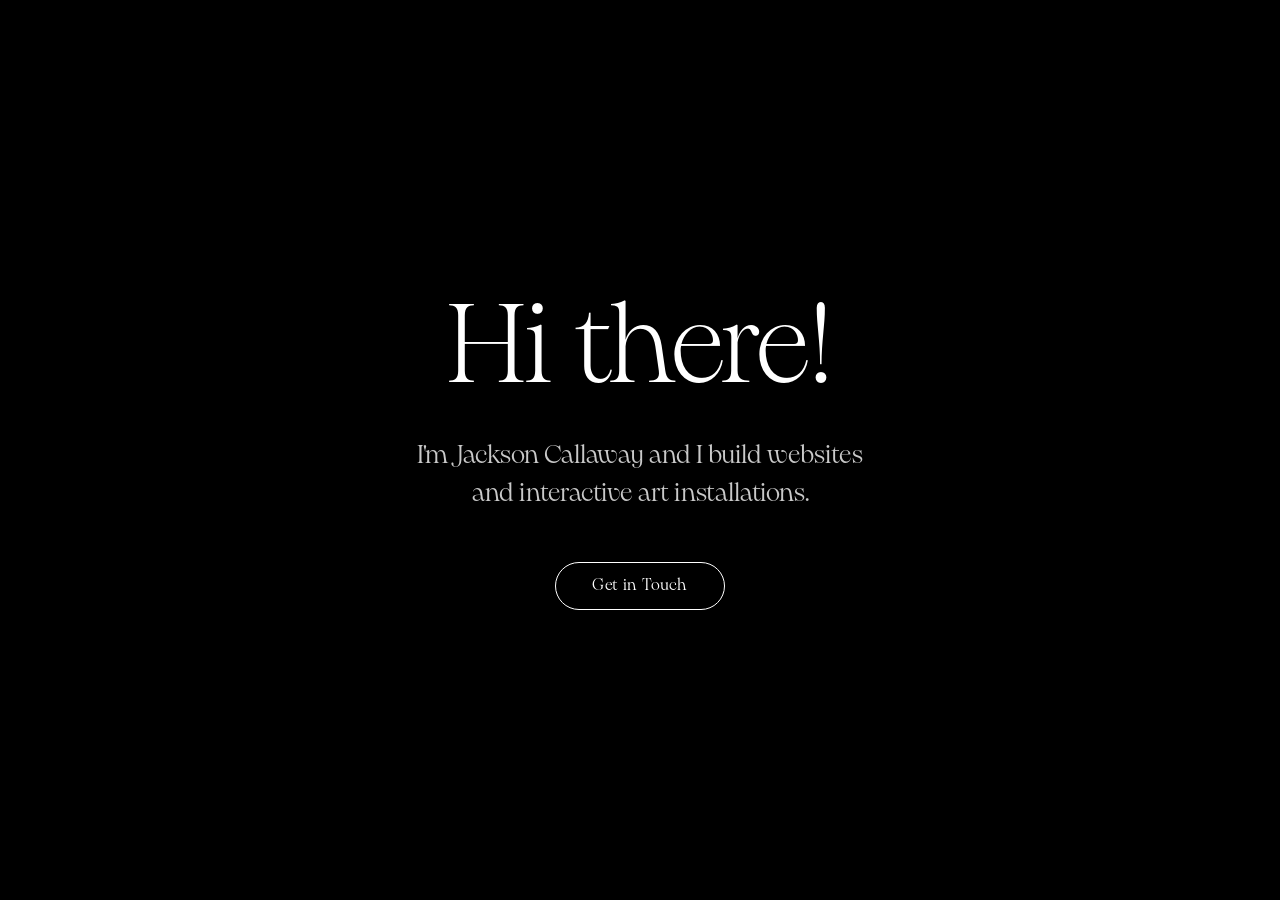
<file: index.html>
<!doctype html>
<html lang="en">
  <head>
    <meta charset="utf-8" />
    <meta name="viewport" content="width=device-width, initial-scale=1" />
    <title>Jackson Callaway</title>
    <meta
      name="description"
      content="Jackson Callaway builds websites and interactive art installations."
    />
    <link rel="stylesheet" href="styles.css" />
  </head>
  <body>
    <main class="page-container">
      <h1>Hi there!</h1>
      <h2>I'm Jackson Callaway and I build websites and interactive art installations.</h2>
      <button class="button" id="contact-open" type="button">Get in Touch</button>
    </main>

    <dialog id="contact-dialog" aria-labelledby="contact-title">
      <form id="contact-form" novalidate>
        <div class="dialog-header">
          <h3 id="contact-title">Get in Touch</h3>
          <button type="button" class="dialog-close" id="contact-close" aria-label="Close">&times;</button>
        </div>

        <label>
          Name
          <input name="name" type="text" autocomplete="name" required maxlength="200" />
        </label>
        <label>
          Email
          <input name="email" type="email" autocomplete="email" required maxlength="254" />
        </label>
        <label>
          Message
          <textarea name="message" rows="5" required maxlength="5000"></textarea>
        </label>
        <!-- Honeypot: hidden from humans, irresistible to bots -->
        <label class="hp" aria-hidden="true">
          Website
          <input name="website" type="text" tabindex="-1" autocomplete="off" />
        </label>

        <p class="form-status" id="contact-status" role="status"></p>

        <button class="button" id="contact-submit" type="submit">Send</button>
        <p class="form-alt">
          or email <a href="mailto:hello@jacksoncallaway.com">hello@jacksoncallaway.com</a>
        </p>
      </form>
    </dialog>

    <script src="script.js" defer></script>
  </body>
</html>
</file>
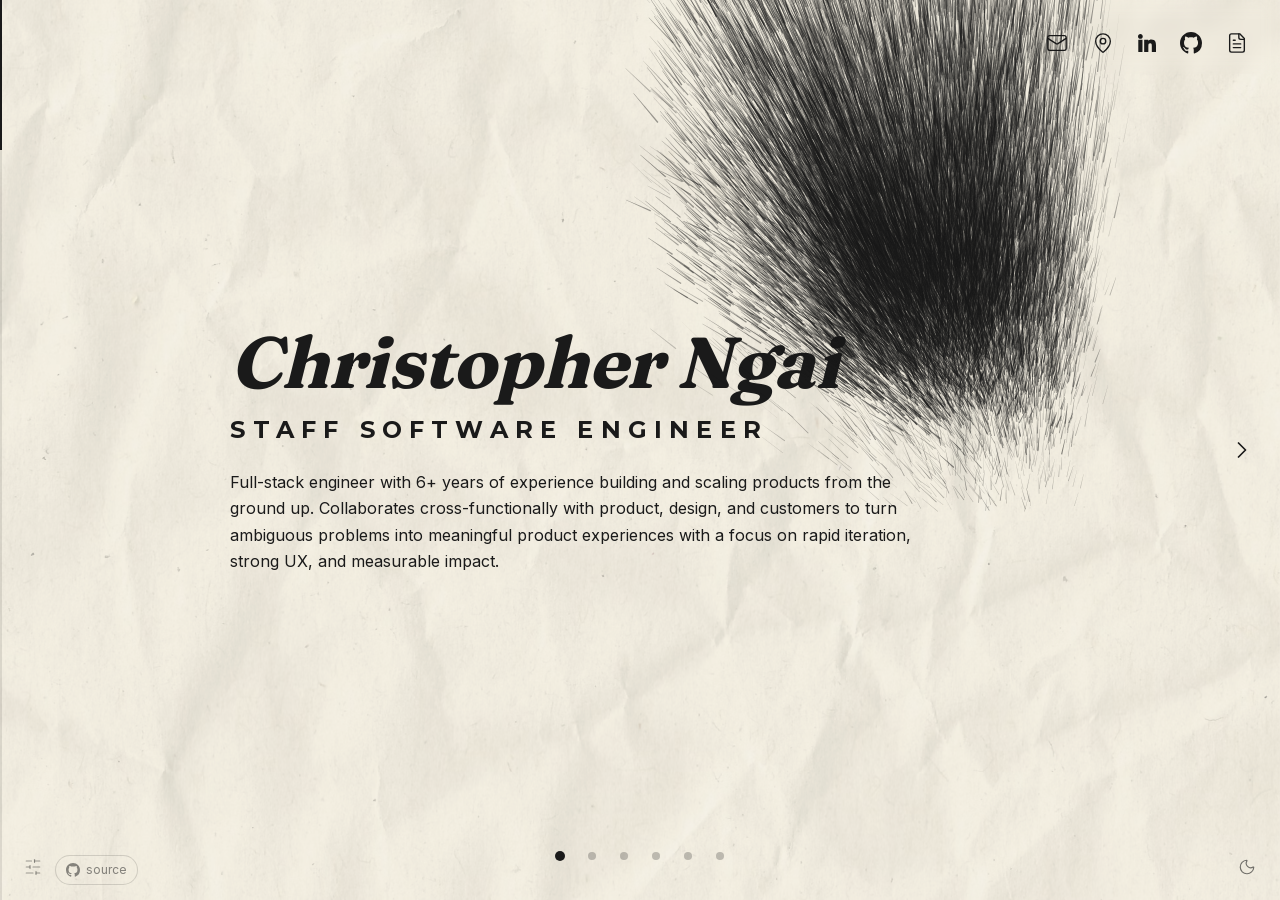
<file: for-chris/index.html>
<!DOCTYPE html><!--stRQJVM34B1AFkDH6HbQg--><html lang="en" class="inter_5901b7c6-module__ec5Qua__variable fraunces_25c2f599-module__MPtt3G__variable montserrat_d925d8ff-module__mJ-ZZq__variable"><head><meta charSet="utf-8"/><meta name="viewport" content="width=device-width, initial-scale=1"/><link rel="preload" href="/for-chris/_next/static/media/03bda585a99c6450-s.p.ad37b9d9.woff2" as="font" crossorigin="" type="font/woff2"/><link rel="preload" href="/for-chris/_next/static/media/221faba0970ae6e0-s.p.a2cf9b4d.woff2" as="font" crossorigin="" type="font/woff2"/><link rel="preload" href="/for-chris/_next/static/media/83afe278b6a6bb3c-s.p.3a6ba036.woff2" as="font" crossorigin="" type="font/woff2"/><link rel="stylesheet" href="/for-chris/_next/static/chunks/e14fbefd60ed7517.css" data-precedence="next"/><link rel="preload" as="script" fetchPriority="low" href="/for-chris/_next/static/chunks/21a0a4061f3ab64d.js"/><script src="/for-chris/_next/static/chunks/aee6c7720838f8a2.js" async=""></script><script src="/for-chris/_next/static/chunks/e3a0896d11464b5d.js" async=""></script><script src="/for-chris/_next/static/chunks/turbopack-8c52d5e7f05a9fce.js" async=""></script><script src="/for-chris/_next/static/chunks/ff1a16fafef87110.js" async=""></script><script src="/for-chris/_next/static/chunks/d2be314c3ece3fbe.js" async=""></script><script src="/for-chris/_next/static/chunks/b44d5087ed7af10b.js" async=""></script><script src="/for-chris/_next/static/chunks/d57233354a3cd8b7.js" async=""></script><meta name="next-size-adjust" content=""/><title>Christopher Ngai | Software Engineer</title><meta name="description" content="Staff Software Engineer with 6+ years building products at scale. Modern Animal (healthtech), Elsewhere (iOS). UCLA CS. TypeScript, React, Go, AWS."/><link rel="author" href="https://github.com/cngai"/><meta name="author" content="Christopher Ngai"/><meta name="keywords" content="Christopher Ngai,software engineer,staff engineer,full-stack developer,React,TypeScript,Modern Animal,healthtech,iOS,UCLA,Los Angeles"/><meta name="creator" content="Christopher Ngai"/><meta name="robots" content="noindex, nofollow"/><meta property="og:title" content="Christopher Ngai | Software Engineer"/><meta property="og:description" content="Staff Software Engineer with 6+ years building products at scale. Modern Animal (healthtech), Elsewhere (iOS). UCLA CS. TypeScript, React, Go, AWS."/><meta property="og:url" content="https://cngai.dev/"/><meta property="og:site_name" content="Christopher Ngai"/><meta property="og:locale" content="en_US"/><meta property="og:image" content="https://www.christopherngai.com/og-image.png"/><meta property="og:image:width" content="1200"/><meta property="og:image:height" content="630"/><meta property="og:image:alt" content="Christopher Ngai – Staff Software Engineer. Modern Animal, Elsewhere, UCLA."/><meta property="og:type" content="website"/><meta name="twitter:card" content="summary_large_image"/><meta name="twitter:title" content="Christopher Ngai | Software Engineer"/><meta name="twitter:description" content="Staff Software Engineer with 6+ years building products at scale. Modern Animal (healthtech), Elsewhere (iOS). UCLA CS."/><meta name="twitter:image" content="https://www.christopherngai.com/og-image.png"/><link rel="icon" href="/for-chris/icon.svg?icon.8f365269.svg" sizes="any" type="image/svg+xml"/><script>(function(){try{var d=localStorage.getItem("theme-dark");var dark=d!==null?d==="true":window.matchMedia("(prefers-color-scheme:dark)").matches;if(dark)document.documentElement.classList.add("dark")}catch(e){}})();</script><script src="/for-chris/_next/static/chunks/a6dad97d9634a72d.js" noModule=""></script></head><body class="font-sans"><div hidden=""><!--$--><!--/$--></div><div class="h-screen w-screen overflow-hidden bg-paper relative"><div class="fixed inset-0 pointer-events-none opacity-35 dark:opacity-0 transition-opacity duration-300" style="z-index:0;mix-blend-mode:multiply" aria-hidden="true"><img alt="" loading="lazy" decoding="async" data-nimg="fill" style="position:absolute;height:100%;width:100%;left:0;top:0;right:0;bottom:0;object-fit:cover;color:transparent" src="/for-chris/_next/static/media/crumpled-paper.96dbb51f.avif"/></div><a href="https://github.com/jcksncllwy/christopherngai-site" target="_blank" rel="noopener noreferrer" class="fixed bottom-4 left-14 z-50 flex items-center gap-1.5 rounded-full px-2.5 py-1.5 text-xs text-ink/50 hover:text-ink hover:bg-ink/10 ring-1 ring-ink/15 transition-colors duration-300" aria-label="Source code for this version of the site"><svg width="14" height="14" viewBox="0 0 24 24" fill="currentColor" aria-hidden="true"><path d="M12 0C5.37 0 0 5.37 0 12c0 5.31 3.435 9.795 8.205 11.385.6.105.825-.255.825-.57 0-.285-.015-1.23-.015-2.235-3.015.555-3.795-.735-4.035-1.41-.135-.345-.72-1.41-1.23-1.695-.42-.225-1.02-.78-.015-.795.945-.015 1.62.87 1.845 1.23 1.08 1.815 2.805 1.305 3.495.99.105-.78.42-1.305.765-1.605-2.67-.3-5.46-1.335-5.46-5.925 0-1.305.465-2.385 1.23-3.225-.12-.3-.54-1.53.12-3.18 0 0 1.005-.315 3.3 1.23.96-.27 1.98-.405 3-.405s2.04.135 3 .405c2.295-1.56 3.3-1.23 3.3-1.23.66 1.65.24 2.88.12 3.18.765.84 1.23 1.905 1.23 3.225 0 4.605-2.805 5.625-5.475 5.925.435.375.81 1.095.81 2.22 0 1.605-.015 2.895-.015 3.3 0 .315.225.69.825.57A12.02 12.02 0 0 0 24 12c0-6.63-5.37-12-12-12z"></path></svg>source</a><div class="fixed top-0 left-0 right-0 md:left-auto z-30 flex flex-row items-center justify-evenly md:justify-end gap-4 md:gap-2 md:pr-6 md:pt-6 py-3 px-4 md:backdrop-blur-sm md:border-none" aria-label="Contact links"><a href="mailto:contact@christopherngai.com" class="p-2 rounded-full text-ink hover:bg-ink/10 transition-colors cursor-pointer" aria-label="Email: contact@christopherngai.com"><svg xmlns="http://www.w3.org/2000/svg" width="22" height="22" viewBox="0 0 24 24" fill="none" stroke="currentColor" stroke-width="1.5" stroke-linecap="round" stroke-linejoin="round" class="lucide lucide-mail" aria-hidden="true"><path d="m22 7-8.991 5.727a2 2 0 0 1-2.009 0L2 7"></path><rect x="2" y="4" width="20" height="16" rx="2"></rect></svg></a><span class="group relative p-2 rounded-full text-ink hover:bg-ink/10 transition-colors duration-200 cursor-default" aria-label="Location: Los Angeles, CA" tabindex="0"><svg xmlns="http://www.w3.org/2000/svg" width="22" height="22" viewBox="0 0 24 24" fill="none" stroke="currentColor" stroke-width="1.5" stroke-linecap="round" stroke-linejoin="round" class="lucide lucide-map-pin" aria-hidden="true"><path d="M20 10c0 4.993-5.539 10.193-7.399 11.799a1 1 0 0 1-1.202 0C9.539 20.193 4 14.993 4 10a8 8 0 0 1 16 0"></path><circle cx="12" cy="10" r="3"></circle></svg><span class="absolute top-[calc(100%+0.25rem)] left-1/2 -translate-x-1/2 px-2 py-1 text-xs text-ink bg-paper-dark rounded transition-opacity duration-150 whitespace-nowrap pointer-events-none
            md:opacity-0 md:group-hover:opacity-100
            opacity-0">Los Angeles, CA</span></span><a href="https://linkedin.com/in/ctngai" target="_blank" rel="noopener noreferrer" class="p-2 rounded-full text-ink hover:bg-ink/10 transition-colors cursor-pointer" aria-label="LinkedIn profile"><svg width="18" height="18" viewBox="0 0 310 310" fill="currentColor" aria-hidden="true"><path d="M72.16,99.73H9.927c-2.762,0-5,2.239-5,5v199.928c0,2.762,2.238,5,5,5H72.16c2.762,0,5-2.238,5-5V104.73C77.16,101.969,74.922,99.73,72.16,99.73z"></path><path d="M41.066,0.341C18.422,0.341,0,18.743,0,41.362C0,63.991,18.422,82.4,41.066,82.4c22.626,0,41.033-18.41,41.033-41.038C82.1,18.743,63.692,0.341,41.066,0.341z"></path><path d="M230.454,94.761c-24.995,0-43.472,10.745-54.679,22.954V104.73c0-2.761-2.238-5-5-5h-59.599c-2.762,0-5,2.239-5,5v199.928c0,2.762,2.238,5,5,5h62.097c2.762,0,5-2.238,5-5v-98.918c0-33.333,9.054-46.319,32.29-46.319c25.306,0,27.317,20.818,27.317,48.034v97.204c0,2.762,2.238,5,5,5H305c2.762,0,5-2.238,5-5V194.995C310,145.43,300.549,94.761,230.454,94.761z"></path></svg></a><a href="https://github.com/cngai" target="_blank" rel="noopener noreferrer" class="p-2 rounded-full text-ink hover:bg-ink/10 transition-colors cursor-pointer" aria-label="GitHub profile"><svg width="22" height="22" viewBox="0 0 24 24" fill="currentColor" aria-hidden="true"><path d="M12 0C5.37 0 0 5.37 0 12c0 5.31 3.435 9.795 8.205 11.385.6.105.825-.255.825-.57 0-.285-.015-1.23-.015-2.235-3.015.555-3.795-.735-4.035-1.41-.135-.345-.72-1.41-1.23-1.695-.42-.225-1.02-.78-.015-.795.945-.015 1.62.87 1.845 1.23 1.08 1.815 2.805 1.305 3.495.99.105-.78.42-1.305.765-1.605-2.67-.3-5.46-1.335-5.46-5.925 0-1.305.465-2.385 1.23-3.225-.12-.3-.54-1.53.12-3.18 0 0 1.005-.315 3.3 1.23.96-.27 1.98-.405 3-.405s2.04.135 3 .405c2.295-1.56 3.3-1.23 3.3-1.23.66 1.65.24 2.88.12 3.18.765.84 1.23 1.905 1.23 3.225 0 4.605-2.805 5.625-5.475 5.925.435.375.81 1.095.81 2.22 0 1.605-.015 2.895-.015 3.3 0 .315.225.69.825.57A12.02 12.02 0 0 0 24 12c0-6.63-5.37-12-12-12z"></path></svg></a><a href="https://www.christopherngai.com/Christopher_Ngai_Resume.pdf" target="_blank" rel="noopener noreferrer" class="p-2 rounded-full text-ink hover:bg-ink/10 transition-colors cursor-pointer" aria-label="Resume"><svg xmlns="http://www.w3.org/2000/svg" width="22" height="22" viewBox="0 0 24 24" fill="none" stroke="currentColor" stroke-width="1.5" stroke-linecap="round" stroke-linejoin="round" class="lucide lucide-file-text" aria-hidden="true"><path d="M15 2H6a2 2 0 0 0-2 2v16a2 2 0 0 0 2 2h12a2 2 0 0 0 2-2V7Z"></path><path d="M14 2v4a2 2 0 0 0 2 2h4"></path><path d="M10 9H8"></path><path d="M16 13H8"></path><path d="M16 17H8"></path></svg></a></div><nav class="fixed z-40 flex gap-2 bottom-8 left-1/2 -translate-x-1/2 flex-row" aria-label="Section navigation"><button class="group relative p-2 cursor-pointer" aria-label="Go to Intro" aria-current="true"><span class="block w-2 h-2 rounded-full transition-colors duration-300 bg-ink"></span><span class="absolute bottom-[calc(100%+0.5rem)] left-1/2 -translate-x-1/2 px-2 py-1 text-xs text-ink bg-paper-dark rounded opacity-0 group-hover:opacity-100 transition-opacity duration-200 whitespace-nowrap pointer-events-none">Intro</span></button><button class="group relative p-2 cursor-pointer" aria-label="Go to Experience"><span class="block w-2 h-2 rounded-full transition-colors duration-300 bg-ink/25 group-hover:bg-ink/50"></span><span class="absolute bottom-[calc(100%+0.5rem)] left-1/2 -translate-x-1/2 px-2 py-1 text-xs text-ink bg-paper-dark rounded opacity-0 group-hover:opacity-100 transition-opacity duration-200 whitespace-nowrap pointer-events-none">Experience</span></button><button class="group relative p-2 cursor-pointer" aria-label="Go to Projects"><span class="block w-2 h-2 rounded-full transition-colors duration-300 bg-ink/25 group-hover:bg-ink/50"></span><span class="absolute bottom-[calc(100%+0.5rem)] left-1/2 -translate-x-1/2 px-2 py-1 text-xs text-ink bg-paper-dark rounded opacity-0 group-hover:opacity-100 transition-opacity duration-200 whitespace-nowrap pointer-events-none">Projects</span></button><button class="group relative p-2 cursor-pointer" aria-label="Go to Education"><span class="block w-2 h-2 rounded-full transition-colors duration-300 bg-ink/25 group-hover:bg-ink/50"></span><span class="absolute bottom-[calc(100%+0.5rem)] left-1/2 -translate-x-1/2 px-2 py-1 text-xs text-ink bg-paper-dark rounded opacity-0 group-hover:opacity-100 transition-opacity duration-200 whitespace-nowrap pointer-events-none">Education</span></button><button class="group relative p-2 cursor-pointer" aria-label="Go to Skills"><span class="block w-2 h-2 rounded-full transition-colors duration-300 bg-ink/25 group-hover:bg-ink/50"></span><span class="absolute bottom-[calc(100%+0.5rem)] left-1/2 -translate-x-1/2 px-2 py-1 text-xs text-ink bg-paper-dark rounded opacity-0 group-hover:opacity-100 transition-opacity duration-200 whitespace-nowrap pointer-events-none">Skills</span></button><button class="group relative p-2 cursor-pointer" aria-label="Go to Interests"><span class="block w-2 h-2 rounded-full transition-colors duration-300 bg-ink/25 group-hover:bg-ink/50"></span><span class="absolute bottom-[calc(100%+0.5rem)] left-1/2 -translate-x-1/2 px-2 py-1 text-xs text-ink bg-paper-dark rounded opacity-0 group-hover:opacity-100 transition-opacity duration-200 whitespace-nowrap pointer-events-none">Interests</span></button></nav><div class="fixed z-30 bg-ink/10 top-0 left-0 bottom-0 w-0.5"><div class="bg-ink w-full" style="height:16.666666666666664%;width:100%"></div></div><canvas class="fixed inset-0 z-[35] pointer-events-none" aria-hidden="true"></canvas><button type="button" class="fixed bottom-4 left-4 z-50 p-2 rounded-full text-ink/40 hover:text-ink transition-colors duration-300 cursor-pointer" aria-label="Show particle controls" aria-expanded="false"><svg xmlns="http://www.w3.org/2000/svg" width="18" height="18" viewBox="0 0 24 24" fill="none" stroke="currentColor" stroke-width="1.5" stroke-linecap="round" stroke-linejoin="round" class="lucide lucide-sliders-horizontal" aria-hidden="true"><line x1="21" x2="14" y1="4" y2="4"></line><line x1="10" x2="3" y1="4" y2="4"></line><line x1="21" x2="12" y1="12" y2="12"></line><line x1="8" x2="3" y1="12" y2="12"></line><line x1="21" x2="16" y1="20" y2="20"></line><line x1="12" x2="3" y1="20" y2="20"></line><line x1="14" x2="14" y1="2" y2="6"></line><line x1="8" x2="8" y1="10" y2="14"></line><line x1="16" x2="16" y1="18" y2="22"></line></svg></button><button type="button" class="fixed right-4 top-1/2 -translate-y-1/2 z-10 p-2 rounded-full text-ink transition-colors duration-300 hover:bg-ink/10 cursor-pointer" aria-label="Next section"><svg xmlns="http://www.w3.org/2000/svg" width="28" height="28" viewBox="0 0 24 24" fill="none" stroke="currentColor" stroke-width="1.5" stroke-linecap="round" stroke-linejoin="round" class="lucide lucide-chevron-right" aria-hidden="true"><path d="m9 18 6-6-6-6"></path></svg></button><div class="h-full w-full scrollbar-hide overflow-x-auto overflow-y-hidden snap-x snap-mandatory flex"><div class="min-w-full h-full shrink-0 snap-start"><section class="section-container snap-start flex items-center justify-center p-5 md:p-16 lg:p-24 relative"><div class="max-w-[51.2rem] lg:max-w-[38rem] xl:max-w-[51.2rem] w-full flex flex-col md:flex-row items-center gap-4 md:gap-16 lg:gap-24" style="opacity:0"><div class="flex-1 text-left md:text-left flex flex-col gap-4 md:gap-6"><div class="flex-1 text-left md:text-left flex flex-col gap-3 md:gap-4"><h1 class="type-title text-4xl md:text-6xl lg:text-7xl text-ink" style="opacity:0;transform:translateY(20px)">Christopher Ngai</h1><p class="type-subtitle tracking-[0.3em] uppercase text-ink" style="opacity:0;transform:translateY(20px)">Staff Software Engineer</p></div><p class="type-body text-ink" style="opacity:0;transform:translateY(20px)">Full-stack engineer with 6+ years of experience building and scaling products from the ground up. Collaborates cross-functionally with product, design, and customers to turn ambiguous problems into meaningful product experiences with a focus on rapid iteration, strong UX, and measurable impact.</p></div></div></section></div><div class="min-w-full h-full shrink-0 snap-start"><section class="section-container snap-start flex items-center justify-center p-5 md:p-16 lg:p-24 relative"><div class="max-w-[44.8rem] w-full max-h-[85vh] overflow-y-auto"><div class="text-left flex flex-col gap-3 md:gap-4"><h1 class="type-title text-4xl md:text-6xl lg:text-7xl text-ink">Experience</h1><div class="flex flex-col gap-1.5 md:gap-2"><div class="type-subtitle flex flex-col md:flex-row md:justify-between md:items-baseline gap-0.5 md:gap-4 text-ink"><span>Modern Animal</span><span class="flex-shrink-0 md:ml-auto text-sm md:text-[1.5rem]">2019 - Present</span></div><p class="type-body-large text-ink">Staff Software Engineer</p></div><p class="type-body text-ink">Grew from intern to Staff Engineer over 6 years at a tech-forward veterinary company, helping scale products to 90,000 members and $95M revenue.</p><ul class="type-body text-ink flex flex-col gap-2 md:gap-3 list-none pl-0"><li class="flex gap-2 md:gap-3 items-start"><span class="text-ink flex-shrink-0">•</span><span>Drove $2.1M ARR by architecting Autoship subscriptions (billing, EMR, e-commerce), reaching 4,100+ active subs and doubling ship dispense rate from 5% to 10% in 6 months.</span></li><li class="flex gap-2 md:gap-3 items-start"><span class="text-ink flex-shrink-0">•</span><span>Led integration with one of the nation&#x27;s largest pet pharmacies, shipping 10k+ orders with zero major incidents, expanding catalog by 3x, and saving 190+ ops hours/week.</span></li><li class="flex gap-2 md:gap-3 items-start"><span class="text-ink flex-shrink-0">•</span><span>Introduced AI dev workflows across a 14-engineer team, building Slack-to-GitHub automation on AWS Lambda and driving adoption of agentic coding tools, saving 400+ hours/year.</span></li></ul></div></div></section></div><div class="min-w-full h-full shrink-0 snap-start"><section class="section-container snap-start flex items-center justify-center p-5 md:p-16 lg:p-24"><div class="max-w-[44.8rem] w-full max-h-[85vh] overflow-y-auto"><div class="text-left flex flex-col gap-3 md:gap-4"><h1 class="type-title text-4xl md:text-6xl lg:text-7xl text-ink">Projects</h1><div class="flex flex-col gap-1.5 md:gap-2"><div class="type-subtitle flex flex-col md:flex-row md:justify-between md:items-baseline gap-0.5 md:gap-4 text-ink"><span>Elsewhere<!-- -->, <!-- -->iOS Social Media App</span><span class="flex-shrink-0 md:ml-auto text-sm md:text-[1.5rem]">2025 - Present</span></div><p class="type-body-large text-ink">Founding Engineer</p></div><p class="type-body text-ink">Building a back-to-basics social app: chronological feed, no algorithms, no vanity metrics. Built with Swift, Go, ScyllaDB. 100+ beta users in first month.</p><ul class="type-body text-ink flex flex-col gap-2 md:gap-3 list-none pl-0"><li class="flex gap-2 md:gap-3 items-start"><span class="text-ink flex-shrink-0">•</span><span>Designed and shipped a fast, fluid media experience end-to-end with real-time Websocket feed, multi-image/video posting, and a custom media pipeline handling compression and transcoding.</span></li><li class="flex gap-2 md:gap-3 items-start"><span class="text-ink flex-shrink-0">•</span><span>Building Go backend on self-hosted Kubernetes with ScyllaDB and Cloudflare Workers CDN, optimizing for low-latency media delivery.</span></li></ul></div></div></section></div><div class="min-w-full h-full shrink-0 snap-start"><section class="section-container snap-start flex items-center justify-center p-5 md:p-16 lg:p-24 relative"><div class="max-w-[51.2rem] w-full flex flex-col md:flex-row items-center gap-4 md:gap-16 lg:gap-24"><div class="flex-1 text-left md:text-left flex flex-col gap-4 md:gap-6"><h1 class="type-title text-4xl md:text-6xl lg:text-7xl text-ink">Education</h1><div class="flex flex-col gap-1.5 md:gap-2"><div class="type-subtitle flex flex-col md:flex-row md:justify-between md:items-baseline gap-0.5 md:gap-4 text-ink"><span>University of California, Los Angeles</span><span class="flex-shrink-0 md:ml-auto text-ink text-sm md:text-[1.5rem]">June 2020</span></div><p class="type-body-large text-ink">B.S. Computer Science &amp; Engineering</p><p class="type-body text-ink">Dean&#x27;s Honors List</p></div><div class="flex flex-col gap-1.5 md:gap-2"><div class="type-subtitle flex flex-col md:flex-row md:justify-between md:items-baseline gap-0.5 md:gap-4 text-ink"><span>Campus Events Commission, UCLA</span><span class="flex-shrink-0 md:ml-auto text-ink text-sm md:text-[1.5rem]">2017 - 2020</span></div><p class="type-body-large text-ink">Web Development Director</p><ul class="type-body text-ink flex flex-col gap-2 md:gap-3 list-none pl-0"><li class="flex gap-2 md:gap-3 items-start"><span class="text-ink flex-shrink-0">•</span><span>Managed team of 10 developers building web and mobile apps for campus-wide events.</span></li><li class="flex gap-2 md:gap-3 items-start"><span class="text-ink flex-shrink-0">•</span><span>Built Bruin Bash concert website serving 40,000+ UCLA students.</span></li></ul></div></div></div></section></div><div class="min-w-full h-full shrink-0 snap-start"><section class="section-container snap-start flex items-center justify-center p-5 md:p-16 lg:p-24"><div class="max-w-[51.2rem] w-full max-h-[85vh] overflow-y-auto"><div class="text-left flex flex-col gap-4 md:gap-6"><h1 class="type-title text-4xl md:text-6xl lg:text-7xl text-ink">Skills</h1><div class="grid grid-cols-1 sm:grid-cols-2 lg:grid-cols-3 gap-4 md:gap-6 lg:gap-8"><div class="type-body flex flex-col gap-2"><h3 class="type-subtitle text-ink text-base">Languages</h3><p class="type-body text-ink leading-relaxed">TypeScript, JavaScript, Python</p></div><div class="type-body flex flex-col gap-2"><h3 class="type-subtitle text-ink text-base">Frontend</h3><p class="type-body text-ink leading-relaxed">React, React Native, GraphQL, Apollo, Redux, Zustand</p></div><div class="type-body flex flex-col gap-2"><h3 class="type-subtitle text-ink text-base">Backend</h3><p class="type-body text-ink leading-relaxed">Django, PostgreSQL, Celery, Redis, Strawberry GraphQL</p></div><div class="type-body flex flex-col gap-2"><h3 class="type-subtitle text-ink text-base">AI Tooling</h3><p class="type-body text-ink leading-relaxed">Claude Code, Cursor, Codex, GitHub Copilot, MCP, Langchain</p></div><div class="type-body flex flex-col gap-2"><h3 class="type-subtitle text-ink text-base">Cloud &amp; Infra</h3><p class="type-body text-ink leading-relaxed">AWS (ECS, Lambda, S3, CloudFront), Google Cloud, Docker</p></div><div class="type-body flex flex-col gap-2"><h3 class="type-subtitle text-ink text-base">Testing</h3><p class="type-body text-ink leading-relaxed">Jest, React Testing Library</p></div></div></div></div></section></div><div class="min-w-full h-full shrink-0 snap-start"><section class="section-container snap-start flex items-center justify-center p-5 md:p-16 lg:p-24"><div class="max-w-[51.2rem] w-full flex flex-col gap-4 md:gap-6"><h1 class="type-title text-4xl md:text-6xl lg:text-7xl text-ink">Interests</h1><ul class="grid grid-cols-2 gap-x-4 gap-y-2 list-none pl-0 md:hidden type-body text-ink"><li class="flex gap-2 items-start"><span class="flex-shrink-0">•</span><span>Cooking</span></li><li class="flex gap-2 items-start"><span class="flex-shrink-0">•</span><span>Puzzles</span></li><li class="flex gap-2 items-start"><span class="flex-shrink-0">•</span><span>Soccer</span></li><li class="flex gap-2 items-start"><span class="flex-shrink-0">•</span><span>3D Printing</span></li><li class="flex gap-2 items-start"><span class="flex-shrink-0">•</span><span>Golf</span></li><li class="flex gap-2 items-start"><span class="flex-shrink-0">•</span><span>Asian Literature</span></li></ul><div class="hidden md:grid md:grid-cols-2 lg:grid-cols-3 gap-4 md:gap-6"><div class="flex flex-col gap-2"><h3 class="type-subtitle text-ink text-base">Cooking</h3><p class="type-body text-ink leading-relaxed">Always experimenting with new cuisines. My kitchen doubles as a food lab and cultural deep dive.</p></div><div class="flex flex-col gap-2"><h3 class="type-subtitle text-ink text-base">Puzzles</h3><p class="type-body text-ink leading-relaxed">Jigsaw puzzles as meditation. There&#x27;s something deeply satisfying about finding order in a pile of chaos.</p></div><div class="flex flex-col gap-2"><h3 class="type-subtitle text-ink text-base">Soccer</h3><p class="type-body text-ink leading-relaxed">Playing since I was 5 and still at it. Grew up enjoying Bayern Munich and Barcelona.</p></div><div class="flex flex-col gap-2"><h3 class="type-subtitle text-ink text-base">3D Printing</h3><p class="type-body text-ink leading-relaxed">Recently got a Bambu A1 Mini and been printing practical things. Early days, but fully hooked.</p></div><div class="flex flex-col gap-2"><h3 class="type-subtitle text-ink text-base">Golf</h3><p class="type-body text-ink leading-relaxed">Picked it up as an adult hobby and fully embracing the beginner&#x27;s journey. Still trying to find the fairway.</p></div><div class="flex flex-col gap-2"><h3 class="type-subtitle text-ink text-base">Asian Literature</h3><p class="type-body text-ink leading-relaxed">Drawn to surrealist storytelling and rich cultural atmosphere. Currently deep into Murakami and Uketsu.</p></div></div></div></section></div></div></div><!--$--><!--/$--><script src="/for-chris/_next/static/chunks/21a0a4061f3ab64d.js" id="_R_" async=""></script><script>(self.__next_f=self.__next_f||[]).push([0])</script><script>self.__next_f.push([1,"1:\"$Sreact.fragment\"\n2:I[39756,[\"/for-chris/_next/static/chunks/ff1a16fafef87110.js\",\"/for-chris/_next/static/chunks/d2be314c3ece3fbe.js\"],\"default\"]\n3:I[37457,[\"/for-chris/_next/static/chunks/ff1a16fafef87110.js\",\"/for-chris/_next/static/chunks/d2be314c3ece3fbe.js\"],\"default\"]\n4:I[47257,[\"/for-chris/_next/static/chunks/ff1a16fafef87110.js\",\"/for-chris/_next/static/chunks/d2be314c3ece3fbe.js\"],\"ClientPageRoot\"]\n5:I[31713,[\"/for-chris/_next/static/chunks/b44d5087ed7af10b.js\",\"/for-chris/_next/static/chunks/d57233354a3cd8b7.js\"],\"default\"]\n8:I[97367,[\"/for-chris/_next/static/chunks/ff1a16fafef87110.js\",\"/for-chris/_next/static/chunks/d2be314c3ece3fbe.js\"],\"OutletBoundary\"]\n9:\"$Sreact.suspense\"\nb:I[97367,[\"/for-chris/_next/static/chunks/ff1a16fafef87110.js\",\"/for-chris/_next/static/chunks/d2be314c3ece3fbe.js\"],\"ViewportBoundary\"]\nd:I[97367,[\"/for-chris/_next/static/chunks/ff1a16fafef87110.js\",\"/for-chris/_next/static/chunks/d2be314c3ece3fbe.js\"],\"MetadataBoundary\"]\nf:I[68027,[],\"default\"]\n:HL[\"/for-chris/_next/static/chunks/e14fbefd60ed7517.css\",\"style\"]\n:HL[\"/for-chris/_next/static/media/03bda585a99c6450-s.p.ad37b9d9.woff2\",\"font\",{\"crossOrigin\":\"\",\"type\":\"font/woff2\"}]\n:HL[\"/for-chris/_next/static/media/221faba0970ae6e0-s.p.a2cf9b4d.woff2\",\"font\",{\"crossOrigin\":\"\",\"type\":\"font/woff2\"}]\n:HL[\"/for-chris/_next/static/media/83afe278b6a6bb3c-s.p.3a6ba036.woff2\",\"font\",{\"crossOrigin\":\"\",\"type\":\"font/woff2\"}]\n"])</script><script>self.__next_f.push([1,"0:{\"P\":null,\"b\":\"stRQJVM34B1AFkDH6HbQg\",\"c\":[\"\",\"\"],\"q\":\"\",\"i\":false,\"f\":[[[\"\",{\"children\":[\"__PAGE__\",{}]},\"$undefined\",\"$undefined\",true],[[\"$\",\"$1\",\"c\",{\"children\":[[[\"$\",\"link\",\"0\",{\"rel\":\"stylesheet\",\"href\":\"/for-chris/_next/static/chunks/e14fbefd60ed7517.css\",\"precedence\":\"next\",\"crossOrigin\":\"$undefined\",\"nonce\":\"$undefined\"}]],[\"$\",\"html\",null,{\"lang\":\"en\",\"className\":\"inter_5901b7c6-module__ec5Qua__variable fraunces_25c2f599-module__MPtt3G__variable montserrat_d925d8ff-module__mJ-ZZq__variable\",\"suppressHydrationWarning\":true,\"children\":[[\"$\",\"head\",null,{\"children\":[\"$\",\"script\",null,{\"dangerouslySetInnerHTML\":{\"__html\":\"(function(){try{var d=localStorage.getItem(\\\"theme-dark\\\");var dark=d!==null?d===\\\"true\\\":window.matchMedia(\\\"(prefers-color-scheme:dark)\\\").matches;if(dark)document.documentElement.classList.add(\\\"dark\\\")}catch(e){}})();\"}}]}],[\"$\",\"body\",null,{\"className\":\"font-sans\",\"children\":[\"$\",\"$L2\",null,{\"parallelRouterKey\":\"children\",\"error\":\"$undefined\",\"errorStyles\":\"$undefined\",\"errorScripts\":\"$undefined\",\"template\":[\"$\",\"$L3\",null,{}],\"templateStyles\":\"$undefined\",\"templateScripts\":\"$undefined\",\"notFound\":[[[\"$\",\"title\",null,{\"children\":\"404: This page could not be found.\"}],[\"$\",\"div\",null,{\"style\":{\"fontFamily\":\"system-ui,\\\"Segoe UI\\\",Roboto,Helvetica,Arial,sans-serif,\\\"Apple Color Emoji\\\",\\\"Segoe UI Emoji\\\"\",\"height\":\"100vh\",\"textAlign\":\"center\",\"display\":\"flex\",\"flexDirection\":\"column\",\"alignItems\":\"center\",\"justifyContent\":\"center\"},\"children\":[\"$\",\"div\",null,{\"children\":[[\"$\",\"style\",null,{\"dangerouslySetInnerHTML\":{\"__html\":\"body{color:#000;background:#fff;margin:0}.next-error-h1{border-right:1px solid rgba(0,0,0,.3)}@media (prefers-color-scheme:dark){body{color:#fff;background:#000}.next-error-h1{border-right:1px solid rgba(255,255,255,.3)}}\"}}],[\"$\",\"h1\",null,{\"className\":\"next-error-h1\",\"style\":{\"display\":\"inline-block\",\"margin\":\"0 20px 0 0\",\"padding\":\"0 23px 0 0\",\"fontSize\":24,\"fontWeight\":500,\"verticalAlign\":\"top\",\"lineHeight\":\"49px\"},\"children\":404}],[\"$\",\"div\",null,{\"style\":{\"display\":\"inline-block\"},\"children\":[\"$\",\"h2\",null,{\"style\":{\"fontSize\":14,\"fontWeight\":400,\"lineHeight\":\"49px\",\"margin\":0},\"children\":\"This page could not be found.\"}]}]]}]}]],[]],\"forbidden\":\"$undefined\",\"unauthorized\":\"$undefined\"}]}]]}]]}],{\"children\":[[\"$\",\"$1\",\"c\",{\"children\":[[\"$\",\"$L4\",null,{\"Component\":\"$5\",\"serverProvidedParams\":{\"searchParams\":{},\"params\":{},\"promises\":[\"$@6\",\"$@7\"]}}],[[\"$\",\"script\",\"script-0\",{\"src\":\"/for-chris/_next/static/chunks/b44d5087ed7af10b.js\",\"async\":true,\"nonce\":\"$undefined\"}],[\"$\",\"script\",\"script-1\",{\"src\":\"/for-chris/_next/static/chunks/d57233354a3cd8b7.js\",\"async\":true,\"nonce\":\"$undefined\"}]],[\"$\",\"$L8\",null,{\"children\":[\"$\",\"$9\",null,{\"name\":\"Next.MetadataOutlet\",\"children\":\"$@a\"}]}]]}],{},null,false,false]},null,false,false],[\"$\",\"$1\",\"h\",{\"children\":[null,[\"$\",\"$Lb\",null,{\"children\":\"$Lc\"}],[\"$\",\"div\",null,{\"hidden\":true,\"children\":[\"$\",\"$Ld\",null,{\"children\":[\"$\",\"$9\",null,{\"name\":\"Next.Metadata\",\"children\":\"$Le\"}]}]}],[\"$\",\"meta\",null,{\"name\":\"next-size-adjust\",\"content\":\"\"}]]}],false]],\"m\":\"$undefined\",\"G\":[\"$f\",[]],\"S\":true}\n"])</script><script>self.__next_f.push([1,"6:{}\n7:\"$0:f:0:1:1:children:0:props:children:0:props:serverProvidedParams:params\"\n"])</script><script>self.__next_f.push([1,"c:[[\"$\",\"meta\",\"0\",{\"charSet\":\"utf-8\"}],[\"$\",\"meta\",\"1\",{\"name\":\"viewport\",\"content\":\"width=device-width, initial-scale=1\"}]]\n"])</script><script>self.__next_f.push([1,"10:I[27201,[\"/for-chris/_next/static/chunks/ff1a16fafef87110.js\",\"/for-chris/_next/static/chunks/d2be314c3ece3fbe.js\"],\"IconMark\"]\na:null\n"])</script><script>self.__next_f.push([1,"e:[[\"$\",\"title\",\"0\",{\"children\":\"Christopher Ngai | Software Engineer\"}],[\"$\",\"meta\",\"1\",{\"name\":\"description\",\"content\":\"Staff Software Engineer with 6+ years building products at scale. Modern Animal (healthtech), Elsewhere (iOS). UCLA CS. TypeScript, React, Go, AWS.\"}],[\"$\",\"link\",\"2\",{\"rel\":\"author\",\"href\":\"https://github.com/cngai\"}],[\"$\",\"meta\",\"3\",{\"name\":\"author\",\"content\":\"Christopher Ngai\"}],[\"$\",\"meta\",\"4\",{\"name\":\"keywords\",\"content\":\"Christopher Ngai,software engineer,staff engineer,full-stack developer,React,TypeScript,Modern Animal,healthtech,iOS,UCLA,Los Angeles\"}],[\"$\",\"meta\",\"5\",{\"name\":\"creator\",\"content\":\"Christopher Ngai\"}],[\"$\",\"meta\",\"6\",{\"name\":\"robots\",\"content\":\"noindex, nofollow\"}],[\"$\",\"meta\",\"7\",{\"property\":\"og:title\",\"content\":\"Christopher Ngai | Software Engineer\"}],[\"$\",\"meta\",\"8\",{\"property\":\"og:description\",\"content\":\"Staff Software Engineer with 6+ years building products at scale. Modern Animal (healthtech), Elsewhere (iOS). UCLA CS. TypeScript, React, Go, AWS.\"}],[\"$\",\"meta\",\"9\",{\"property\":\"og:url\",\"content\":\"https://cngai.dev/\"}],[\"$\",\"meta\",\"10\",{\"property\":\"og:site_name\",\"content\":\"Christopher Ngai\"}],[\"$\",\"meta\",\"11\",{\"property\":\"og:locale\",\"content\":\"en_US\"}],[\"$\",\"meta\",\"12\",{\"property\":\"og:image\",\"content\":\"https://www.christopherngai.com/og-image.png\"}],[\"$\",\"meta\",\"13\",{\"property\":\"og:image:width\",\"content\":\"1200\"}],[\"$\",\"meta\",\"14\",{\"property\":\"og:image:height\",\"content\":\"630\"}],[\"$\",\"meta\",\"15\",{\"property\":\"og:image:alt\",\"content\":\"Christopher Ngai – Staff Software Engineer. Modern Animal, Elsewhere, UCLA.\"}],[\"$\",\"meta\",\"16\",{\"property\":\"og:type\",\"content\":\"website\"}],[\"$\",\"meta\",\"17\",{\"name\":\"twitter:card\",\"content\":\"summary_large_image\"}],[\"$\",\"meta\",\"18\",{\"name\":\"twitter:title\",\"content\":\"Christopher Ngai | Software Engineer\"}],[\"$\",\"meta\",\"19\",{\"name\":\"twitter:description\",\"content\":\"Staff Software Engineer with 6+ years building products at scale. Modern Animal (healthtech), Elsewhere (iOS). UCLA CS.\"}],[\"$\",\"meta\",\"20\",{\"name\":\"twitter:image\",\"content\":\"https://www.christopherngai.com/og-image.png\"}],[\"$\",\"link\",\"21\",{\"rel\":\"icon\",\"href\":\"/for-chris/icon.svg?icon.8f365269.svg\",\"sizes\":\"any\",\"type\":\"image/svg+xml\"}],[\"$\",\"$L10\",\"22\",{}]]\n"])</script></body></html>
</file>
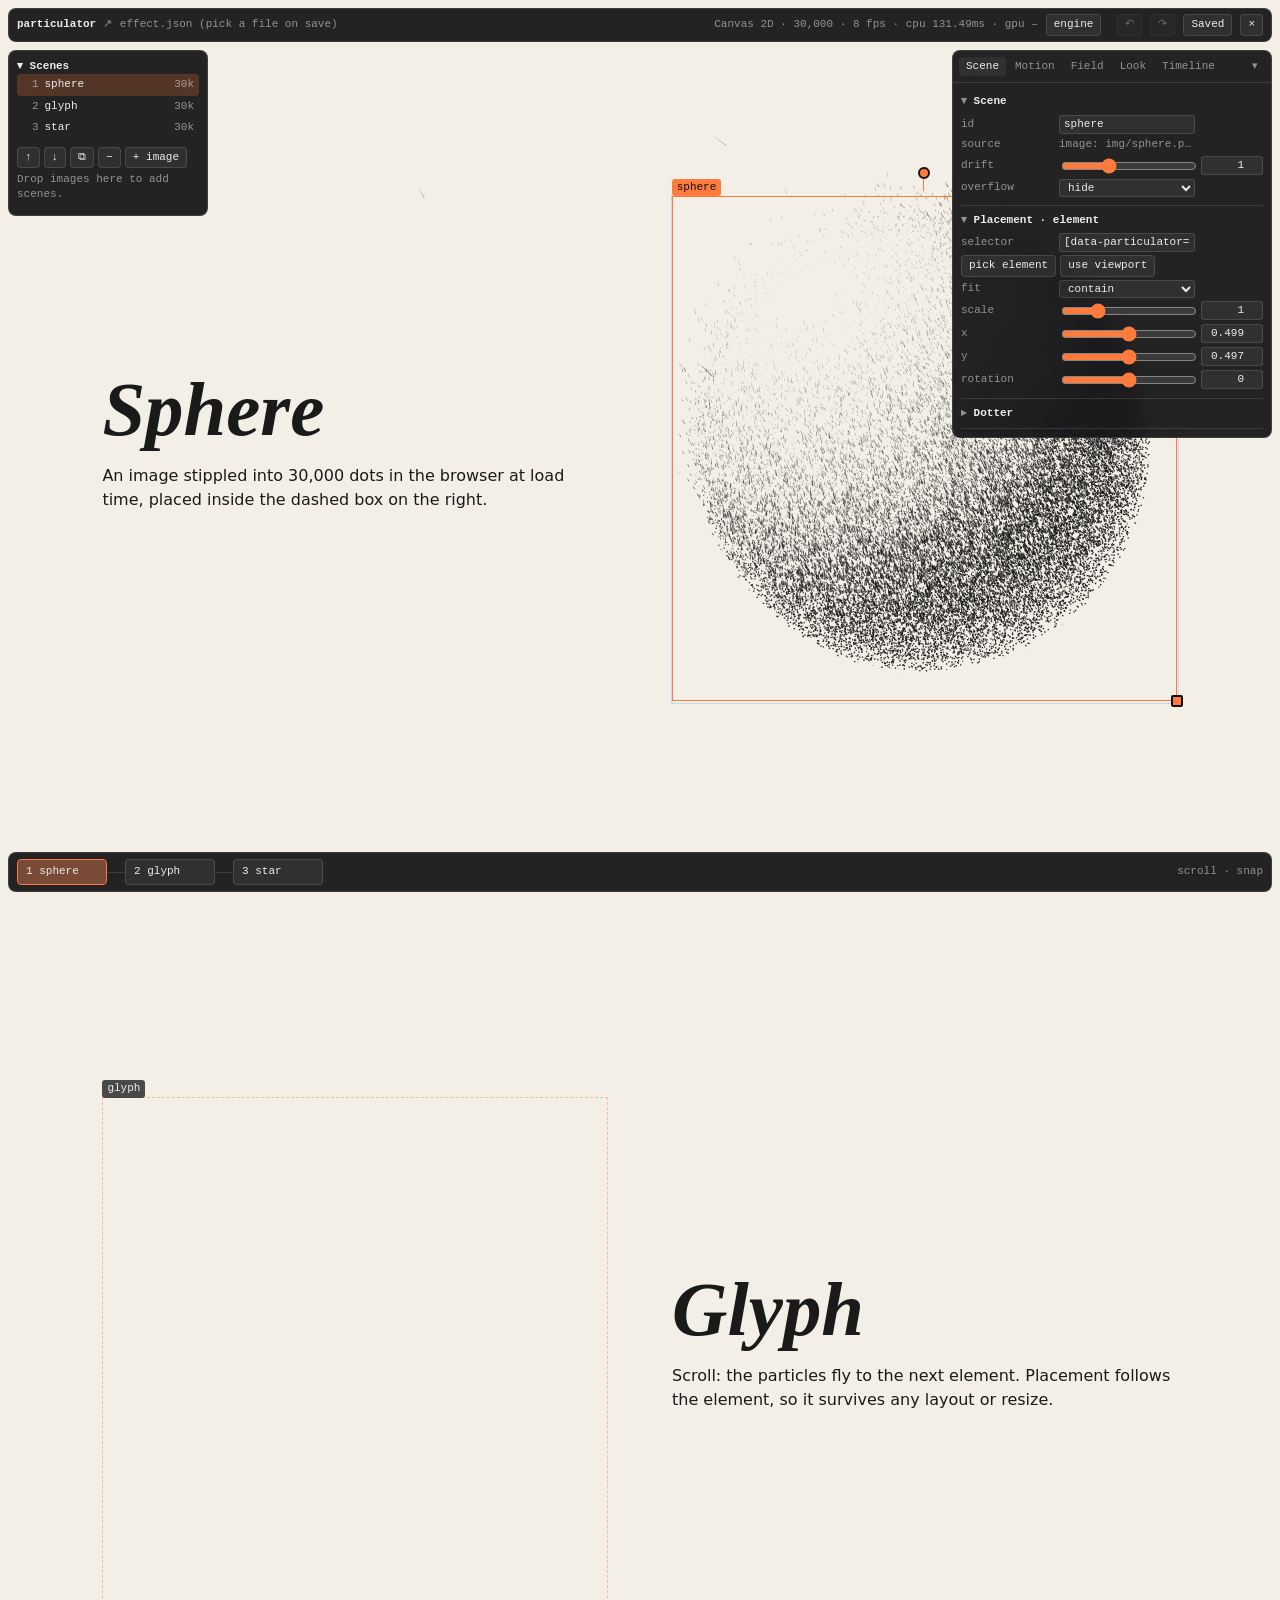
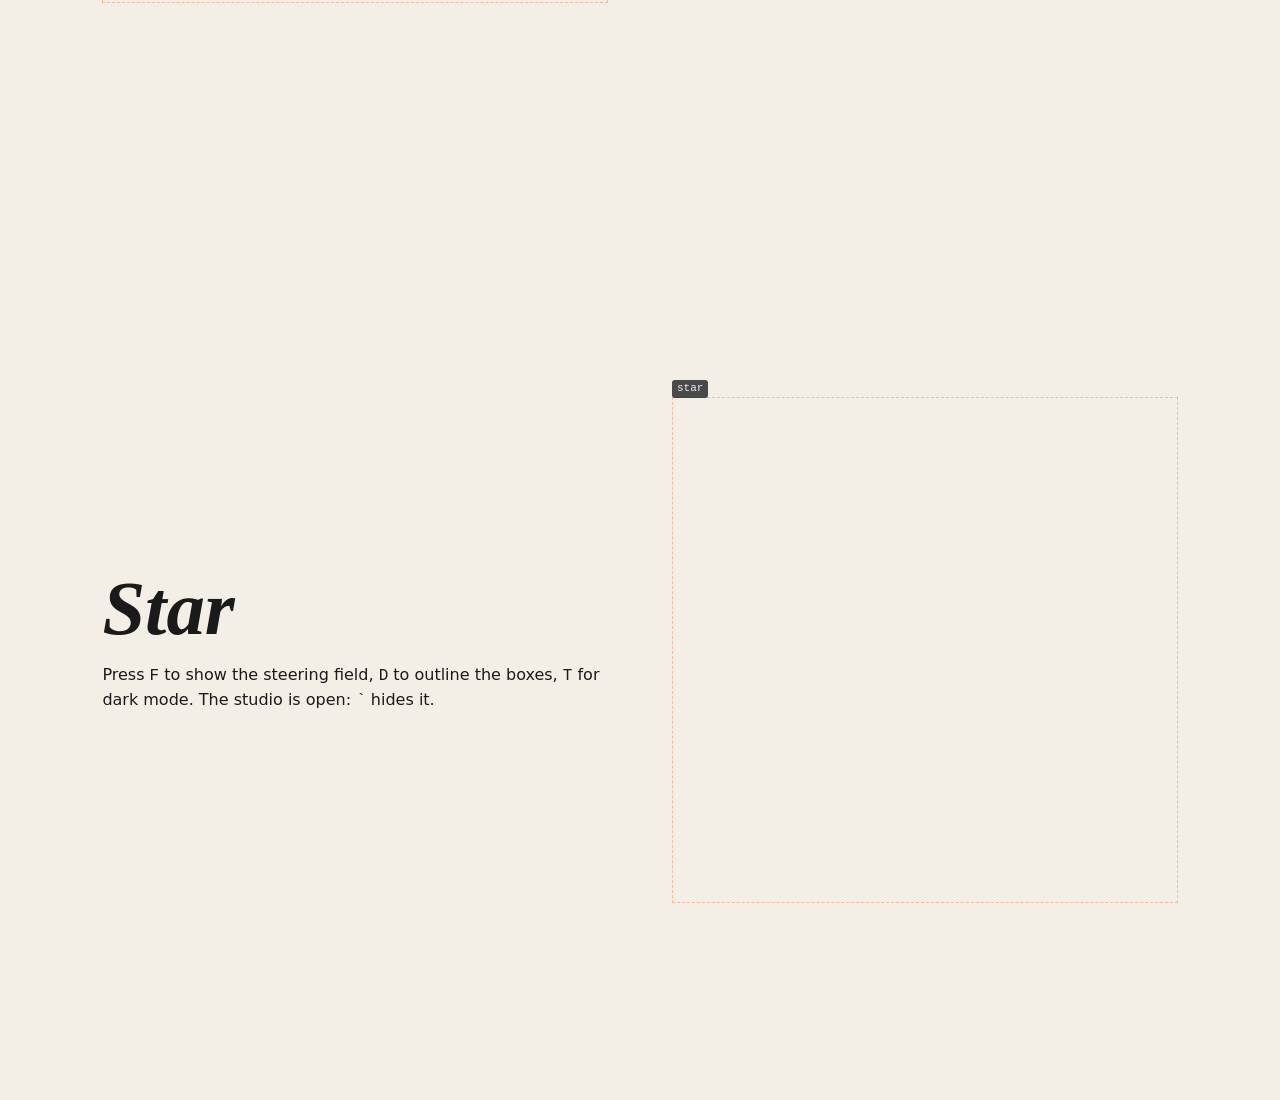
<file: particulator/index.html>
<!doctype html>
<html lang="en">
<head>
  <meta charset="utf-8" />
  <meta name="viewport" content="width=device-width, initial-scale=1" />
  <title>Particulator · basic example</title>
  <style>
    :root { --paper: #f3efe6; --ink: #1a1a1a; }
    html.dark { --paper: #161616; --ink: #f5f1e8; }
    * { box-sizing: border-box; }
    body { margin: 0; background: var(--paper); color: var(--ink); font: 16px/1.5 ui-sans-serif, system-ui, sans-serif; }
    section { min-height: 100vh; display: grid; grid-template-columns: 1fr 1fr; align-items: center; gap: 4rem; padding: 0 8vw; }
    section:nth-child(even) .copy { order: 2; }
    h2 { font: italic 700 clamp(2.5rem, 6vw, 5rem)/1 Georgia, serif; margin: 0 0 1rem; }
    .art { aspect-ratio: 1; width: 100%; max-width: 520px; justify-self: center; outline: 1px dashed transparent; }
    body.debug .art { outline-color: color-mix(in srgb, var(--ink) 30%, transparent); }
    #hud { position: fixed; left: 12px; bottom: 12px; z-index: 10; font: 12px/1.4 ui-monospace, monospace; background: color-mix(in srgb, var(--paper) 85%, transparent); padding: 6px 8px; border-radius: 6px; }
    #hud button { font: inherit; }
    #source { position: fixed; right: 12px; bottom: 12px; z-index: 10; font: 12px/1.4 ui-monospace, monospace; color: var(--ink); background: color-mix(in srgb, var(--paper) 85%, transparent); padding: 6px 8px; border-radius: 6px; text-decoration: none; }
    #source:hover { text-decoration: underline; }
  </style>
  <script type="module" crossorigin src="/particulator/assets/index-C2jRNf66.js"></script>
</head>
<body>
  <section>
    <div class="copy"><h2>Sphere</h2><p>An image stippled into 30,000 dots in the browser at load time, placed inside the dashed box on the right.</p></div>
    <div class="art" data-particulator="sphere"></div>
  </section>
  <section>
    <div class="copy"><h2>Glyph</h2><p>Scroll: the particles fly to the next element. Placement follows the element, so it survives any layout or resize.</p></div>
    <div class="art" data-particulator="glyph"></div>
  </section>
  <section>
    <div class="copy"><h2>Star</h2><p>Press <kbd>F</kbd> to show the steering field, <kbd>D</kbd> to outline the boxes, <kbd>T</kbd> for dark mode. The studio is open: <kbd>`</kbd> hides it.</p></div>
    <div class="art" data-particulator="star"></div>
  </section>
  <div id="hud"></div>
  <a id="source" href="https://github.com/jcksncllwy/particulator" target="_blank" rel="noopener">source on GitHub ↗</a>
</body>
</html>
</file>
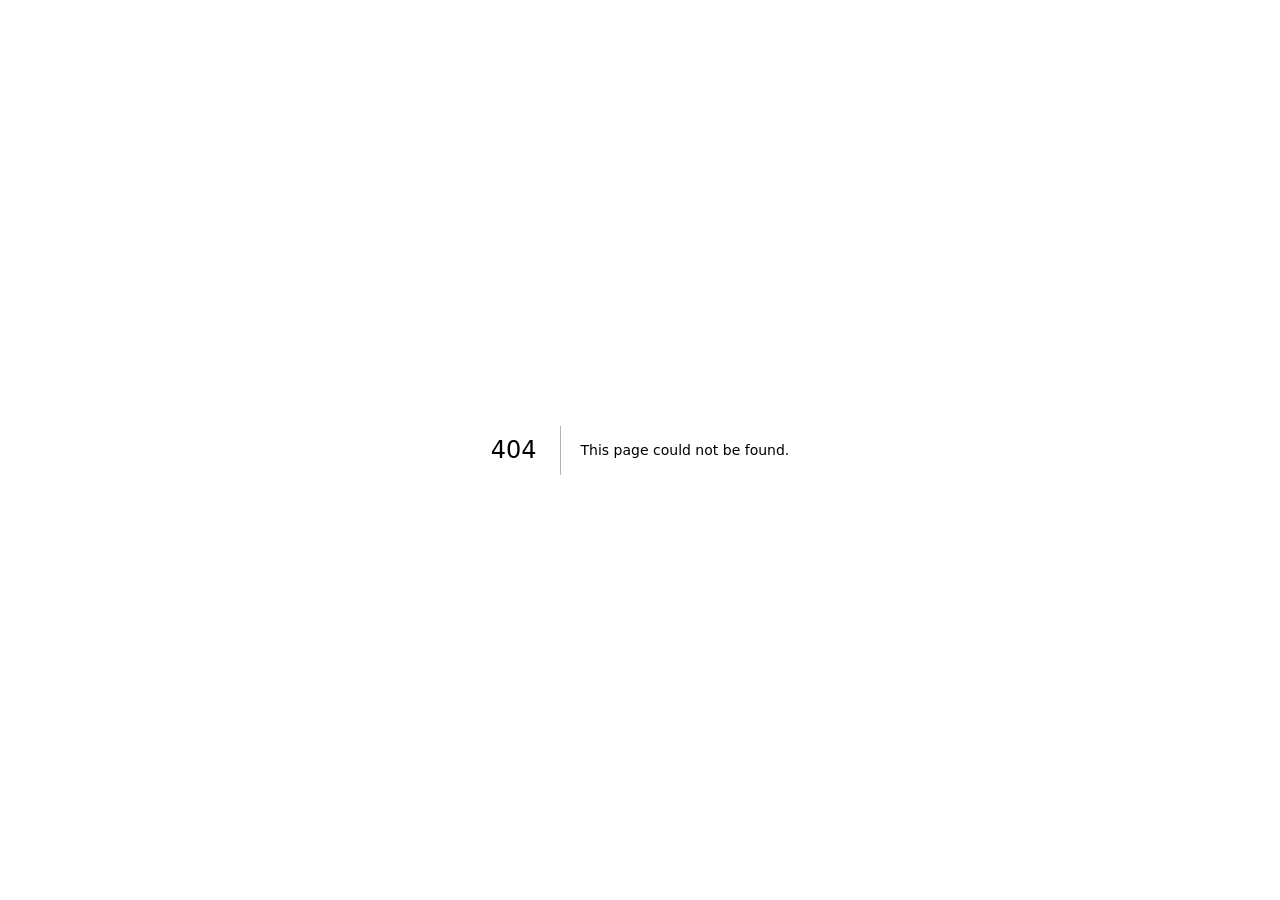
<file: for-chris/404/index.html>
<!DOCTYPE html><!--stRQJVM34B1AFkDH6HbQg--><html lang="en" class="inter_5901b7c6-module__ec5Qua__variable fraunces_25c2f599-module__MPtt3G__variable montserrat_d925d8ff-module__mJ-ZZq__variable"><head><meta charSet="utf-8"/><meta name="viewport" content="width=device-width, initial-scale=1"/><link rel="stylesheet" href="/for-chris/_next/static/chunks/e14fbefd60ed7517.css" data-precedence="next"/><link rel="preload" as="script" fetchPriority="low" href="/for-chris/_next/static/chunks/21a0a4061f3ab64d.js"/><script src="/for-chris/_next/static/chunks/aee6c7720838f8a2.js" async=""></script><script src="/for-chris/_next/static/chunks/e3a0896d11464b5d.js" async=""></script><script src="/for-chris/_next/static/chunks/turbopack-8c52d5e7f05a9fce.js" async=""></script><script src="/for-chris/_next/static/chunks/ff1a16fafef87110.js" async=""></script><script src="/for-chris/_next/static/chunks/d2be314c3ece3fbe.js" async=""></script><meta name="robots" content="noindex"/><meta name="next-size-adjust" content=""/><title>404: This page could not be found.</title><title>Christopher Ngai | Software Engineer</title><meta name="description" content="Staff Software Engineer with 6+ years building products at scale. Modern Animal (healthtech), Elsewhere (iOS). UCLA CS. TypeScript, React, Go, AWS."/><link rel="author" href="https://github.com/cngai"/><meta name="author" content="Christopher Ngai"/><meta name="keywords" content="Christopher Ngai,software engineer,staff engineer,full-stack developer,React,TypeScript,Modern Animal,healthtech,iOS,UCLA,Los Angeles"/><meta name="creator" content="Christopher Ngai"/><meta name="robots" content="noindex, nofollow"/><meta property="og:title" content="Christopher Ngai | Software Engineer"/><meta property="og:description" content="Staff Software Engineer with 6+ years building products at scale. Modern Animal (healthtech), Elsewhere (iOS). UCLA CS. TypeScript, React, Go, AWS."/><meta property="og:url" content="https://cngai.dev/"/><meta property="og:site_name" content="Christopher Ngai"/><meta property="og:locale" content="en_US"/><meta property="og:image" content="https://www.christopherngai.com/og-image.png"/><meta property="og:image:width" content="1200"/><meta property="og:image:height" content="630"/><meta property="og:image:alt" content="Christopher Ngai – Staff Software Engineer. Modern Animal, Elsewhere, UCLA."/><meta property="og:type" content="website"/><meta name="twitter:card" content="summary_large_image"/><meta name="twitter:title" content="Christopher Ngai | Software Engineer"/><meta name="twitter:description" content="Staff Software Engineer with 6+ years building products at scale. Modern Animal (healthtech), Elsewhere (iOS). UCLA CS."/><meta name="twitter:image" content="https://www.christopherngai.com/og-image.png"/><link rel="icon" href="/for-chris/icon.svg?icon.8f365269.svg" sizes="any" type="image/svg+xml"/><script>(function(){try{var d=localStorage.getItem("theme-dark");var dark=d!==null?d==="true":window.matchMedia("(prefers-color-scheme:dark)").matches;if(dark)document.documentElement.classList.add("dark")}catch(e){}})();</script><script src="/for-chris/_next/static/chunks/a6dad97d9634a72d.js" noModule=""></script></head><body class="font-sans"><div hidden=""><!--$--><!--/$--></div><div style="font-family:system-ui,&quot;Segoe UI&quot;,Roboto,Helvetica,Arial,sans-serif,&quot;Apple Color Emoji&quot;,&quot;Segoe UI Emoji&quot;;height:100vh;text-align:center;display:flex;flex-direction:column;align-items:center;justify-content:center"><div><style>body{color:#000;background:#fff;margin:0}.next-error-h1{border-right:1px solid rgba(0,0,0,.3)}@media (prefers-color-scheme:dark){body{color:#fff;background:#000}.next-error-h1{border-right:1px solid rgba(255,255,255,.3)}}</style><h1 class="next-error-h1" style="display:inline-block;margin:0 20px 0 0;padding:0 23px 0 0;font-size:24px;font-weight:500;vertical-align:top;line-height:49px">404</h1><div style="display:inline-block"><h2 style="font-size:14px;font-weight:400;line-height:49px;margin:0">This page could not be found.</h2></div></div></div><!--$--><!--/$--><script src="/for-chris/_next/static/chunks/21a0a4061f3ab64d.js" id="_R_" async=""></script><script>(self.__next_f=self.__next_f||[]).push([0])</script><script>self.__next_f.push([1,"1:\"$Sreact.fragment\"\n2:I[39756,[\"/for-chris/_next/static/chunks/ff1a16fafef87110.js\",\"/for-chris/_next/static/chunks/d2be314c3ece3fbe.js\"],\"default\"]\n3:I[37457,[\"/for-chris/_next/static/chunks/ff1a16fafef87110.js\",\"/for-chris/_next/static/chunks/d2be314c3ece3fbe.js\"],\"default\"]\n4:I[97367,[\"/for-chris/_next/static/chunks/ff1a16fafef87110.js\",\"/for-chris/_next/static/chunks/d2be314c3ece3fbe.js\"],\"OutletBoundary\"]\n5:\"$Sreact.suspense\"\n7:I[97367,[\"/for-chris/_next/static/chunks/ff1a16fafef87110.js\",\"/for-chris/_next/static/chunks/d2be314c3ece3fbe.js\"],\"ViewportBoundary\"]\n9:I[97367,[\"/for-chris/_next/static/chunks/ff1a16fafef87110.js\",\"/for-chris/_next/static/chunks/d2be314c3ece3fbe.js\"],\"MetadataBoundary\"]\nb:I[68027,[\"/for-chris/_next/static/chunks/ff1a16fafef87110.js\",\"/for-chris/_next/static/chunks/d2be314c3ece3fbe.js\"],\"default\"]\n:HL[\"/for-chris/_next/static/chunks/e14fbefd60ed7517.css\",\"style\"]\n"])</script><script>self.__next_f.push([1,"0:{\"P\":null,\"b\":\"stRQJVM34B1AFkDH6HbQg\",\"c\":[\"\",\"_not-found\",\"\"],\"q\":\"\",\"i\":false,\"f\":[[[\"\",{\"children\":[\"/_not-found\",{\"children\":[\"__PAGE__\",{}]}]},\"$undefined\",\"$undefined\",true],[[\"$\",\"$1\",\"c\",{\"children\":[[[\"$\",\"link\",\"0\",{\"rel\":\"stylesheet\",\"href\":\"/for-chris/_next/static/chunks/e14fbefd60ed7517.css\",\"precedence\":\"next\",\"crossOrigin\":\"$undefined\",\"nonce\":\"$undefined\"}]],[\"$\",\"html\",null,{\"lang\":\"en\",\"className\":\"inter_5901b7c6-module__ec5Qua__variable fraunces_25c2f599-module__MPtt3G__variable montserrat_d925d8ff-module__mJ-ZZq__variable\",\"suppressHydrationWarning\":true,\"children\":[[\"$\",\"head\",null,{\"children\":[\"$\",\"script\",null,{\"dangerouslySetInnerHTML\":{\"__html\":\"(function(){try{var d=localStorage.getItem(\\\"theme-dark\\\");var dark=d!==null?d===\\\"true\\\":window.matchMedia(\\\"(prefers-color-scheme:dark)\\\").matches;if(dark)document.documentElement.classList.add(\\\"dark\\\")}catch(e){}})();\"}}]}],[\"$\",\"body\",null,{\"className\":\"font-sans\",\"children\":[\"$\",\"$L2\",null,{\"parallelRouterKey\":\"children\",\"error\":\"$undefined\",\"errorStyles\":\"$undefined\",\"errorScripts\":\"$undefined\",\"template\":[\"$\",\"$L3\",null,{}],\"templateStyles\":\"$undefined\",\"templateScripts\":\"$undefined\",\"notFound\":[[[\"$\",\"title\",null,{\"children\":\"404: This page could not be found.\"}],[\"$\",\"div\",null,{\"style\":{\"fontFamily\":\"system-ui,\\\"Segoe UI\\\",Roboto,Helvetica,Arial,sans-serif,\\\"Apple Color Emoji\\\",\\\"Segoe UI Emoji\\\"\",\"height\":\"100vh\",\"textAlign\":\"center\",\"display\":\"flex\",\"flexDirection\":\"column\",\"alignItems\":\"center\",\"justifyContent\":\"center\"},\"children\":[\"$\",\"div\",null,{\"children\":[[\"$\",\"style\",null,{\"dangerouslySetInnerHTML\":{\"__html\":\"body{color:#000;background:#fff;margin:0}.next-error-h1{border-right:1px solid rgba(0,0,0,.3)}@media (prefers-color-scheme:dark){body{color:#fff;background:#000}.next-error-h1{border-right:1px solid rgba(255,255,255,.3)}}\"}}],[\"$\",\"h1\",null,{\"className\":\"next-error-h1\",\"style\":{\"display\":\"inline-block\",\"margin\":\"0 20px 0 0\",\"padding\":\"0 23px 0 0\",\"fontSize\":24,\"fontWeight\":500,\"verticalAlign\":\"top\",\"lineHeight\":\"49px\"},\"children\":404}],[\"$\",\"div\",null,{\"style\":{\"display\":\"inline-block\"},\"children\":[\"$\",\"h2\",null,{\"style\":{\"fontSize\":14,\"fontWeight\":400,\"lineHeight\":\"49px\",\"margin\":0},\"children\":\"This page could not be found.\"}]}]]}]}]],[]],\"forbidden\":\"$undefined\",\"unauthorized\":\"$undefined\"}]}]]}]]}],{\"children\":[[\"$\",\"$1\",\"c\",{\"children\":[null,[\"$\",\"$L2\",null,{\"parallelRouterKey\":\"children\",\"error\":\"$undefined\",\"errorStyles\":\"$undefined\",\"errorScripts\":\"$undefined\",\"template\":[\"$\",\"$L3\",null,{}],\"templateStyles\":\"$undefined\",\"templateScripts\":\"$undefined\",\"notFound\":\"$undefined\",\"forbidden\":\"$undefined\",\"unauthorized\":\"$undefined\"}]]}],{\"children\":[[\"$\",\"$1\",\"c\",{\"children\":[[[\"$\",\"title\",null,{\"children\":\"404: This page could not be found.\"}],[\"$\",\"div\",null,{\"style\":\"$0:f:0:1:0:props:children:1:props:children:1:props:children:props:notFound:0:1:props:style\",\"children\":[\"$\",\"div\",null,{\"children\":[[\"$\",\"style\",null,{\"dangerouslySetInnerHTML\":{\"__html\":\"body{color:#000;background:#fff;margin:0}.next-error-h1{border-right:1px solid rgba(0,0,0,.3)}@media (prefers-color-scheme:dark){body{color:#fff;background:#000}.next-error-h1{border-right:1px solid rgba(255,255,255,.3)}}\"}}],[\"$\",\"h1\",null,{\"className\":\"next-error-h1\",\"style\":\"$0:f:0:1:0:props:children:1:props:children:1:props:children:props:notFound:0:1:props:children:props:children:1:props:style\",\"children\":404}],[\"$\",\"div\",null,{\"style\":\"$0:f:0:1:0:props:children:1:props:children:1:props:children:props:notFound:0:1:props:children:props:children:2:props:style\",\"children\":[\"$\",\"h2\",null,{\"style\":\"$0:f:0:1:0:props:children:1:props:children:1:props:children:props:notFound:0:1:props:children:props:children:2:props:children:props:style\",\"children\":\"This page could not be found.\"}]}]]}]}]],null,[\"$\",\"$L4\",null,{\"children\":[\"$\",\"$5\",null,{\"name\":\"Next.MetadataOutlet\",\"children\":\"$@6\"}]}]]}],{},null,false,false]},null,false,false]},null,false,false],[\"$\",\"$1\",\"h\",{\"children\":[[\"$\",\"meta\",null,{\"name\":\"robots\",\"content\":\"noindex\"}],[\"$\",\"$L7\",null,{\"children\":\"$L8\"}],[\"$\",\"div\",null,{\"hidden\":true,\"children\":[\"$\",\"$L9\",null,{\"children\":[\"$\",\"$5\",null,{\"name\":\"Next.Metadata\",\"children\":\"$La\"}]}]}],[\"$\",\"meta\",null,{\"name\":\"next-size-adjust\",\"content\":\"\"}]]}],false]],\"m\":\"$undefined\",\"G\":[\"$b\",\"$undefined\"],\"S\":true}\n"])</script><script>self.__next_f.push([1,"8:[[\"$\",\"meta\",\"0\",{\"charSet\":\"utf-8\"}],[\"$\",\"meta\",\"1\",{\"name\":\"viewport\",\"content\":\"width=device-width, initial-scale=1\"}]]\n"])</script><script>self.__next_f.push([1,"c:I[27201,[\"/for-chris/_next/static/chunks/ff1a16fafef87110.js\",\"/for-chris/_next/static/chunks/d2be314c3ece3fbe.js\"],\"IconMark\"]\n6:null\n"])</script><script>self.__next_f.push([1,"a:[[\"$\",\"title\",\"0\",{\"children\":\"Christopher Ngai | Software Engineer\"}],[\"$\",\"meta\",\"1\",{\"name\":\"description\",\"content\":\"Staff Software Engineer with 6+ years building products at scale. Modern Animal (healthtech), Elsewhere (iOS). UCLA CS. TypeScript, React, Go, AWS.\"}],[\"$\",\"link\",\"2\",{\"rel\":\"author\",\"href\":\"https://github.com/cngai\"}],[\"$\",\"meta\",\"3\",{\"name\":\"author\",\"content\":\"Christopher Ngai\"}],[\"$\",\"meta\",\"4\",{\"name\":\"keywords\",\"content\":\"Christopher Ngai,software engineer,staff engineer,full-stack developer,React,TypeScript,Modern Animal,healthtech,iOS,UCLA,Los Angeles\"}],[\"$\",\"meta\",\"5\",{\"name\":\"creator\",\"content\":\"Christopher Ngai\"}],[\"$\",\"meta\",\"6\",{\"name\":\"robots\",\"content\":\"noindex, nofollow\"}],[\"$\",\"meta\",\"7\",{\"property\":\"og:title\",\"content\":\"Christopher Ngai | Software Engineer\"}],[\"$\",\"meta\",\"8\",{\"property\":\"og:description\",\"content\":\"Staff Software Engineer with 6+ years building products at scale. Modern Animal (healthtech), Elsewhere (iOS). UCLA CS. TypeScript, React, Go, AWS.\"}],[\"$\",\"meta\",\"9\",{\"property\":\"og:url\",\"content\":\"https://cngai.dev/\"}],[\"$\",\"meta\",\"10\",{\"property\":\"og:site_name\",\"content\":\"Christopher Ngai\"}],[\"$\",\"meta\",\"11\",{\"property\":\"og:locale\",\"content\":\"en_US\"}],[\"$\",\"meta\",\"12\",{\"property\":\"og:image\",\"content\":\"https://www.christopherngai.com/og-image.png\"}],[\"$\",\"meta\",\"13\",{\"property\":\"og:image:width\",\"content\":\"1200\"}],[\"$\",\"meta\",\"14\",{\"property\":\"og:image:height\",\"content\":\"630\"}],[\"$\",\"meta\",\"15\",{\"property\":\"og:image:alt\",\"content\":\"Christopher Ngai – Staff Software Engineer. Modern Animal, Elsewhere, UCLA.\"}],[\"$\",\"meta\",\"16\",{\"property\":\"og:type\",\"content\":\"website\"}],[\"$\",\"meta\",\"17\",{\"name\":\"twitter:card\",\"content\":\"summary_large_image\"}],[\"$\",\"meta\",\"18\",{\"name\":\"twitter:title\",\"content\":\"Christopher Ngai | Software Engineer\"}],[\"$\",\"meta\",\"19\",{\"name\":\"twitter:description\",\"content\":\"Staff Software Engineer with 6+ years building products at scale. Modern Animal (healthtech), Elsewhere (iOS). UCLA CS.\"}],[\"$\",\"meta\",\"20\",{\"name\":\"twitter:image\",\"content\":\"https://www.christopherngai.com/og-image.png\"}],[\"$\",\"link\",\"21\",{\"rel\":\"icon\",\"href\":\"/for-chris/icon.svg?icon.8f365269.svg\",\"sizes\":\"any\",\"type\":\"image/svg+xml\"}],[\"$\",\"$Lc\",\"22\",{}]]\n"])</script></body></html>
</file>
<file: styles.css>
@import "fonts.css";

:root {
  --bg: #000;
  --fg: #fff;
  --fg-muted: #c9c9c9;
}

* {
  box-sizing: border-box;
}

body {
  margin: 0;
  padding: 0;
  background-color: var(--bg);
  color: var(--fg);
  font-family: "Pangaia", Georgia, serif;
}

.page-container {
  display: flex;
  flex-direction: column;
  align-items: center;
  justify-content: center;
  min-height: 100vh;
  min-height: 100svh;
  padding: 2rem;
  text-align: center;
  animation: fade-in 1.2s ease both;
}

h1 {
  margin: 0;
  font-weight: 200;
  font-size: clamp(3.5rem, 12vw, 7rem);
  line-height: 1.1;
}

h2 {
  margin: 1.5rem 0 0;
  max-width: 32ch;
  font-weight: 300;
  font-size: clamp(1.15rem, 3.5vw, 1.6rem);
  line-height: 1.5;
  color: var(--fg-muted);
}

.button {
  margin-top: 3rem;
  padding: 0.9rem 2.25rem;
  border: 1px solid var(--fg);
  border-radius: 999px;
  background: none;
  color: var(--fg);
  text-decoration: none;
  font-family: inherit;
  font-size: 1rem;
  letter-spacing: 0.04em;
  cursor: pointer;
  transition:
    background-color 0.25s ease,
    color 0.25s ease;
}

.button:disabled {
  opacity: 0.5;
  cursor: wait;
}

/* Contact dialog */

dialog {
  background: var(--bg);
  color: var(--fg);
  border: 1px solid var(--fg);
  border-radius: 1rem;
  padding: 2rem;
  width: min(28rem, calc(100vw - 2rem));
}

dialog::backdrop {
  background: rgba(0, 0, 0, 0.7);
  backdrop-filter: blur(4px);
}

.dialog-header {
  display: flex;
  align-items: baseline;
  justify-content: space-between;
  margin-bottom: 1rem;
}

.dialog-header h3 {
  margin: 0;
  font-weight: 300;
  font-size: 1.6rem;
}

.dialog-close {
  background: none;
  border: none;
  color: var(--fg-muted);
  font-size: 1.5rem;
  line-height: 1;
  cursor: pointer;
  padding: 0.25rem;
}

.dialog-close:hover {
  color: var(--fg);
}

#contact-form label {
  display: block;
  margin-bottom: 1rem;
  font-size: 0.95rem;
  color: var(--fg-muted);
}

#contact-form input,
#contact-form textarea {
  display: block;
  width: 100%;
  margin-top: 0.35rem;
  padding: 0.6rem 0.75rem;
  background: none;
  border: 1px solid #444;
  border-radius: 0.5rem;
  color: var(--fg);
  font-family: inherit;
  font-size: 1rem;
  resize: vertical;
}

#contact-form input:focus,
#contact-form textarea:focus {
  outline: none;
  border-color: var(--fg);
}

#contact-form .button {
  margin-top: 0.5rem;
  width: 100%;
}

.hp {
  position: absolute;
  left: -9999px;
  width: 1px;
  height: 1px;
  overflow: hidden;
}

.form-status {
  min-height: 1.25rem;
  margin: 0 0 0.5rem;
  font-size: 0.9rem;
  color: var(--fg-muted);
}

.form-status.is-success {
  color: #8fdf9f;
}

.form-status.is-error {
  color: #e08a8a;
}

.form-alt {
  margin: 1rem 0 0;
  text-align: center;
  font-size: 0.85rem;
  color: var(--fg-muted);
}

.form-alt a {
  color: var(--fg);
}

.button:hover,
.button:focus-visible {
  background-color: var(--fg);
  color: var(--bg);
}

@keyframes fade-in {
  from {
    opacity: 0;
    transform: translateY(0.75rem);
  }
  to {
    opacity: 1;
    transform: none;
  }
}

@media (prefers-reduced-motion: reduce) {
  .page-container {
    animation: none;
  }
}
</file>
<file: for-chris/_next/static/chunks/e14fbefd60ed7517.css>
@font-face{font-family:Inter;font-style:normal;font-weight:100 900;font-display:swap;src:url(../media/2c55a0e60120577a-s.2a48534a.woff2)format("woff2");unicode-range:U+460-52F,U+1C80-1C8A,U+20B4,U+2DE0-2DFF,U+A640-A69F,U+FE2E-FE2F}@font-face{font-family:Inter;font-style:normal;font-weight:100 900;font-display:swap;src:url(../media/9c72aa0f40e4eef8-s.18a48cbc.woff2)format("woff2");unicode-range:U+301,U+400-45F,U+490-491,U+4B0-4B1,U+2116}@font-face{font-family:Inter;font-style:normal;font-weight:100 900;font-display:swap;src:url(../media/ad66f9afd8947f86-s.7a40eb73.woff2)format("woff2");unicode-range:U+1F??}@font-face{font-family:Inter;font-style:normal;font-weight:100 900;font-display:swap;src:url(../media/5476f68d60460930-s.c995e352.woff2)format("woff2");unicode-range:U+370-377,U+37A-37F,U+384-38A,U+38C,U+38E-3A1,U+3A3-3FF}@font-face{font-family:Inter;font-style:normal;font-weight:100 900;font-display:swap;src:url(../media/2bbe8d2671613f1f-s.76dcb0b2.woff2)format("woff2");unicode-range:U+102-103,U+110-111,U+128-129,U+168-169,U+1A0-1A1,U+1AF-1B0,U+300-301,U+303-304,U+308-309,U+323,U+329,U+1EA0-1EF9,U+20AB}@font-face{font-family:Inter;font-style:normal;font-weight:100 900;font-display:swap;src:url(../media/1bffadaabf893a1e-s.7cd81963.woff2)format("woff2");unicode-range:U+100-2BA,U+2BD-2C5,U+2C7-2CC,U+2CE-2D7,U+2DD-2FF,U+304,U+308,U+329,U+1D00-1DBF,U+1E00-1E9F,U+1EF2-1EFF,U+2020,U+20A0-20AB,U+20AD-20C4,U+2113,U+2C60-2C7F,U+A720-A7FF}@font-face{font-family:Inter;font-style:normal;font-weight:100 900;font-display:swap;src:url(../media/83afe278b6a6bb3c-s.p.3a6ba036.woff2)format("woff2");unicode-range:U+??,U+131,U+152-153,U+2BB-2BC,U+2C6,U+2DA,U+2DC,U+304,U+308,U+329,U+2000-206F,U+20AC,U+2122,U+2191,U+2193,U+2212,U+2215,U+FEFF,U+FFFD}@font-face{font-family:Inter Fallback;src:local(Arial);ascent-override:90.44%;descent-override:22.52%;line-gap-override:0.0%;size-adjust:107.12%}.inter_5901b7c6-module__ec5Qua__className{font-family:Inter,Inter Fallback;font-style:normal}.inter_5901b7c6-module__ec5Qua__variable{--font-inter:"Inter","Inter Fallback"}
@font-face{font-family:Fraunces;font-style:normal;font-weight:300;font-display:swap;src:url(../media/1e219c03c996efbd-s.ba7d7329.woff2)format("woff2");unicode-range:U+102-103,U+110-111,U+128-129,U+168-169,U+1A0-1A1,U+1AF-1B0,U+300-301,U+303-304,U+308-309,U+323,U+329,U+1EA0-1EF9,U+20AB}@font-face{font-family:Fraunces;font-style:normal;font-weight:300;font-display:swap;src:url(../media/b35b0dbffda7f2c4-s.0c27b1b4.woff2)format("woff2");unicode-range:U+100-2BA,U+2BD-2C5,U+2C7-2CC,U+2CE-2D7,U+2DD-2FF,U+304,U+308,U+329,U+1D00-1DBF,U+1E00-1E9F,U+1EF2-1EFF,U+2020,U+20A0-20AB,U+20AD-20C4,U+2113,U+2C60-2C7F,U+A720-A7FF}@font-face{font-family:Fraunces;font-style:normal;font-weight:300;font-display:swap;src:url(../media/03bda585a99c6450-s.p.ad37b9d9.woff2)format("woff2");unicode-range:U+??,U+131,U+152-153,U+2BB-2BC,U+2C6,U+2DA,U+2DC,U+304,U+308,U+329,U+2000-206F,U+20AC,U+2122,U+2191,U+2193,U+2212,U+2215,U+FEFF,U+FFFD}@font-face{font-family:Fraunces;font-style:normal;font-weight:400;font-display:swap;src:url(../media/1e219c03c996efbd-s.ba7d7329.woff2)format("woff2");unicode-range:U+102-103,U+110-111,U+128-129,U+168-169,U+1A0-1A1,U+1AF-1B0,U+300-301,U+303-304,U+308-309,U+323,U+329,U+1EA0-1EF9,U+20AB}@font-face{font-family:Fraunces;font-style:normal;font-weight:400;font-display:swap;src:url(../media/b35b0dbffda7f2c4-s.0c27b1b4.woff2)format("woff2");unicode-range:U+100-2BA,U+2BD-2C5,U+2C7-2CC,U+2CE-2D7,U+2DD-2FF,U+304,U+308,U+329,U+1D00-1DBF,U+1E00-1E9F,U+1EF2-1EFF,U+2020,U+20A0-20AB,U+20AD-20C4,U+2113,U+2C60-2C7F,U+A720-A7FF}@font-face{font-family:Fraunces;font-style:normal;font-weight:400;font-display:swap;src:url(../media/03bda585a99c6450-s.p.ad37b9d9.woff2)format("woff2");unicode-range:U+??,U+131,U+152-153,U+2BB-2BC,U+2C6,U+2DA,U+2DC,U+304,U+308,U+329,U+2000-206F,U+20AC,U+2122,U+2191,U+2193,U+2212,U+2215,U+FEFF,U+FFFD}@font-face{font-family:Fraunces;font-style:normal;font-weight:500;font-display:swap;src:url(../media/1e219c03c996efbd-s.ba7d7329.woff2)format("woff2");unicode-range:U+102-103,U+110-111,U+128-129,U+168-169,U+1A0-1A1,U+1AF-1B0,U+300-301,U+303-304,U+308-309,U+323,U+329,U+1EA0-1EF9,U+20AB}@font-face{font-family:Fraunces;font-style:normal;font-weight:500;font-display:swap;src:url(../media/b35b0dbffda7f2c4-s.0c27b1b4.woff2)format("woff2");unicode-range:U+100-2BA,U+2BD-2C5,U+2C7-2CC,U+2CE-2D7,U+2DD-2FF,U+304,U+308,U+329,U+1D00-1DBF,U+1E00-1E9F,U+1EF2-1EFF,U+2020,U+20A0-20AB,U+20AD-20C4,U+2113,U+2C60-2C7F,U+A720-A7FF}@font-face{font-family:Fraunces;font-style:normal;font-weight:500;font-display:swap;src:url(../media/03bda585a99c6450-s.p.ad37b9d9.woff2)format("woff2");unicode-range:U+??,U+131,U+152-153,U+2BB-2BC,U+2C6,U+2DA,U+2DC,U+304,U+308,U+329,U+2000-206F,U+20AC,U+2122,U+2191,U+2193,U+2212,U+2215,U+FEFF,U+FFFD}@font-face{font-family:Fraunces;font-style:normal;font-weight:600;font-display:swap;src:url(../media/1e219c03c996efbd-s.ba7d7329.woff2)format("woff2");unicode-range:U+102-103,U+110-111,U+128-129,U+168-169,U+1A0-1A1,U+1AF-1B0,U+300-301,U+303-304,U+308-309,U+323,U+329,U+1EA0-1EF9,U+20AB}@font-face{font-family:Fraunces;font-style:normal;font-weight:600;font-display:swap;src:url(../media/b35b0dbffda7f2c4-s.0c27b1b4.woff2)format("woff2");unicode-range:U+100-2BA,U+2BD-2C5,U+2C7-2CC,U+2CE-2D7,U+2DD-2FF,U+304,U+308,U+329,U+1D00-1DBF,U+1E00-1E9F,U+1EF2-1EFF,U+2020,U+20A0-20AB,U+20AD-20C4,U+2113,U+2C60-2C7F,U+A720-A7FF}@font-face{font-family:Fraunces;font-style:normal;font-weight:600;font-display:swap;src:url(../media/03bda585a99c6450-s.p.ad37b9d9.woff2)format("woff2");unicode-range:U+??,U+131,U+152-153,U+2BB-2BC,U+2C6,U+2DA,U+2DC,U+304,U+308,U+329,U+2000-206F,U+20AC,U+2122,U+2191,U+2193,U+2212,U+2215,U+FEFF,U+FFFD}@font-face{font-family:Fraunces;font-style:normal;font-weight:700;font-display:swap;src:url(../media/1e219c03c996efbd-s.ba7d7329.woff2)format("woff2");unicode-range:U+102-103,U+110-111,U+128-129,U+168-169,U+1A0-1A1,U+1AF-1B0,U+300-301,U+303-304,U+308-309,U+323,U+329,U+1EA0-1EF9,U+20AB}@font-face{font-family:Fraunces;font-style:normal;font-weight:700;font-display:swap;src:url(../media/b35b0dbffda7f2c4-s.0c27b1b4.woff2)format("woff2");unicode-range:U+100-2BA,U+2BD-2C5,U+2C7-2CC,U+2CE-2D7,U+2DD-2FF,U+304,U+308,U+329,U+1D00-1DBF,U+1E00-1E9F,U+1EF2-1EFF,U+2020,U+20A0-20AB,U+20AD-20C4,U+2113,U+2C60-2C7F,U+A720-A7FF}@font-face{font-family:Fraunces;font-style:normal;font-weight:700;font-display:swap;src:url(../media/03bda585a99c6450-s.p.ad37b9d9.woff2)format("woff2");unicode-range:U+??,U+131,U+152-153,U+2BB-2BC,U+2C6,U+2DA,U+2DC,U+304,U+308,U+329,U+2000-206F,U+20AC,U+2122,U+2191,U+2193,U+2212,U+2215,U+FEFF,U+FFFD}@font-face{font-family:Fraunces Fallback;src:local(Times New Roman);ascent-override:84.71%;descent-override:22.09%;line-gap-override:0.0%;size-adjust:115.45%}.fraunces_25c2f599-module__MPtt3G__className{font-family:Fraunces,Fraunces Fallback;font-style:normal}.fraunces_25c2f599-module__MPtt3G__variable{--font-fraunces:"Fraunces","Fraunces Fallback"}
@font-face{font-family:Montserrat;font-style:normal;font-weight:700;font-display:swap;src:url(../media/818920d548580f83-s.7013bead.woff2)format("woff2");unicode-range:U+460-52F,U+1C80-1C8A,U+20B4,U+2DE0-2DFF,U+A640-A69F,U+FE2E-FE2F}@font-face{font-family:Montserrat;font-style:normal;font-weight:700;font-display:swap;src:url(../media/e83bc706a99bf666-s.bd9870ea.woff2)format("woff2");unicode-range:U+301,U+400-45F,U+490-491,U+4B0-4B1,U+2116}@font-face{font-family:Montserrat;font-style:normal;font-weight:700;font-display:swap;src:url(../media/5580d1579f4df088-s.b6c45254.woff2)format("woff2");unicode-range:U+102-103,U+110-111,U+128-129,U+168-169,U+1A0-1A1,U+1AF-1B0,U+300-301,U+303-304,U+308-309,U+323,U+329,U+1EA0-1EF9,U+20AB}@font-face{font-family:Montserrat;font-style:normal;font-weight:700;font-display:swap;src:url(../media/77f3c17f20550db3-s.fb654755.woff2)format("woff2");unicode-range:U+100-2BA,U+2BD-2C5,U+2C7-2CC,U+2CE-2D7,U+2DD-2FF,U+304,U+308,U+329,U+1D00-1DBF,U+1E00-1E9F,U+1EF2-1EFF,U+2020,U+20A0-20AB,U+20AD-20C4,U+2113,U+2C60-2C7F,U+A720-A7FF}@font-face{font-family:Montserrat;font-style:normal;font-weight:700;font-display:swap;src:url(../media/221faba0970ae6e0-s.p.a2cf9b4d.woff2)format("woff2");unicode-range:U+??,U+131,U+152-153,U+2BB-2BC,U+2C6,U+2DA,U+2DC,U+304,U+308,U+329,U+2000-206F,U+20AC,U+2122,U+2191,U+2193,U+2212,U+2215,U+FEFF,U+FFFD}@font-face{font-family:Montserrat Fallback;src:local(Arial);ascent-override:85.79%;descent-override:22.25%;line-gap-override:0.0%;size-adjust:112.83%}.montserrat_d925d8ff-module__mJ-ZZq__className{font-family:Montserrat,Montserrat Fallback;font-style:normal;font-weight:700}.montserrat_d925d8ff-module__mJ-ZZq__variable{--font-montserrat:"Montserrat","Montserrat Fallback"}
@layer properties{@supports (((-webkit-hyphens:none)) and (not (margin-trim:block))) or ((-moz-orient:inline) and (not (color:rgb(from red r g b)))){*,:before,:after,::backdrop{--tw-translate-x:0;--tw-translate-y:0;--tw-translate-z:0;--tw-scroll-snap-strictness:proximity;--tw-border-style:solid;--tw-leading:initial;--tw-font-weight:initial;--tw-tracking:initial;--tw-ordinal:initial;--tw-slashed-zero:initial;--tw-numeric-figure:initial;--tw-numeric-spacing:initial;--tw-numeric-fraction:initial;--tw-shadow:0 0 #0000;--tw-shadow-color:initial;--tw-shadow-alpha:100%;--tw-inset-shadow:0 0 #0000;--tw-inset-shadow-color:initial;--tw-inset-shadow-alpha:100%;--tw-ring-color:initial;--tw-ring-shadow:0 0 #0000;--tw-inset-ring-color:initial;--tw-inset-ring-shadow:0 0 #0000;--tw-ring-inset:initial;--tw-ring-offset-width:0px;--tw-ring-offset-color:#fff;--tw-ring-offset-shadow:0 0 #0000;--tw-blur:initial;--tw-brightness:initial;--tw-contrast:initial;--tw-grayscale:initial;--tw-hue-rotate:initial;--tw-invert:initial;--tw-opacity:initial;--tw-saturate:initial;--tw-sepia:initial;--tw-drop-shadow:initial;--tw-drop-shadow-color:initial;--tw-drop-shadow-alpha:100%;--tw-drop-shadow-size:initial;--tw-backdrop-blur:initial;--tw-backdrop-brightness:initial;--tw-backdrop-contrast:initial;--tw-backdrop-grayscale:initial;--tw-backdrop-hue-rotate:initial;--tw-backdrop-invert:initial;--tw-backdrop-opacity:initial;--tw-backdrop-saturate:initial;--tw-backdrop-sepia:initial;--tw-duration:initial}}}@layer theme{:root,:host{--font-sans:var(--font-inter),system-ui,sans-serif;--font-serif:var(--font-fraunces),Georgia,serif;--font-mono:ui-monospace,SFMono-Regular,Menlo,Monaco,Consolas,"Liberation Mono","Courier New",monospace;--color-red-600:#e40014;--spacing:.25rem;--text-xs:.75rem;--text-xs--line-height:calc(1/.75);--text-sm:.875rem;--text-sm--line-height:calc(1.25/.875);--text-base:1rem;--text-base--line-height:calc(1.5/1);--text-4xl:2.25rem;--text-4xl--line-height:calc(2.5/2.25);--text-6xl:3.75rem;--text-6xl--line-height:1;--text-7xl:4.5rem;--text-7xl--line-height:1;--font-weight-bold:700;--leading-relaxed:1.625;--radius-md:.375rem;--blur-sm:8px;--default-transition-duration:.15s;--default-transition-timing-function:cubic-bezier(.4,0,.2,1);--default-font-family:var(--font-sans);--default-mono-font-family:var(--font-mono);--font-subtitle:var(--font-montserrat),var(--font-inter),system-ui,sans-serif;--color-paper:#f5f1e8;--color-ink:#1a1a1a}@supports (color:lab(0% 0 0)){:root,:host{--color-red-600:lab(48.4493% 77.4328 61.5452)}}}@layer base{*,:after,:before,::backdrop{box-sizing:border-box;border:0 solid;margin:0;padding:0}::file-selector-button{box-sizing:border-box;border:0 solid;margin:0;padding:0}html,:host{-webkit-text-size-adjust:100%;tab-size:4;line-height:1.5;font-family:var(--default-font-family,-apple-system,BlinkMacSystemFont,"Segoe UI",Roboto,"Helvetica Neue","Noto Sans",Arial,sans-serif,"Apple Color Emoji","Segoe UI Emoji","Segoe UI Symbol","Noto Color Emoji");font-feature-settings:var(--default-font-feature-settings,normal);font-variation-settings:var(--default-font-variation-settings,normal);-webkit-tap-highlight-color:transparent}hr{height:0;color:inherit;border-top-width:1px}abbr:where([title]){-webkit-text-decoration:underline dotted;text-decoration:underline dotted}h1,h2,h3,h4,h5,h6{font-size:inherit;font-weight:inherit}a{color:inherit;-webkit-text-decoration:inherit;-webkit-text-decoration:inherit;-webkit-text-decoration:inherit;-webkit-text-decoration:inherit;text-decoration:inherit}b,strong{font-weight:bolder}code,kbd,samp,pre{font-family:var(--default-mono-font-family,ui-monospace,SFMono-Regular,Menlo,Monaco,Consolas,"Liberation Mono","Courier New",monospace);font-feature-settings:var(--default-mono-font-feature-settings,normal);font-variation-settings:var(--default-mono-font-variation-settings,normal);font-size:1em}small{font-size:80%}sub,sup{vertical-align:baseline;font-size:75%;line-height:0;position:relative}sub{bottom:-.25em}sup{top:-.5em}table{text-indent:0;border-color:inherit;border-collapse:collapse}:-moz-focusring:where(:not(iframe)){outline:auto}progress{vertical-align:baseline}summary{display:list-item}ol,ul,menu{list-style:none}img,svg,video,canvas,audio,iframe,embed,object{vertical-align:middle;display:block}img,video{max-width:100%;height:auto}button,input,select,optgroup,textarea{font:inherit;font-feature-settings:inherit;font-variation-settings:inherit;letter-spacing:inherit;color:inherit;opacity:1;background-color:#0000;border-radius:0}::file-selector-button{font:inherit;font-feature-settings:inherit;font-variation-settings:inherit;letter-spacing:inherit;color:inherit;opacity:1;background-color:#0000;border-radius:0}:where(select:is([multiple],[size])) optgroup{font-weight:bolder}:where(select:is([multiple],[size])) optgroup option{padding-inline-start:20px}::file-selector-button{margin-inline-end:4px}::placeholder{opacity:1}@supports (not ((-webkit-appearance:-apple-pay-button))) or (contain-intrinsic-size:1px){::placeholder{color:currentColor}@supports (color:color-mix(in lab, red, red)){::placeholder{color:color-mix(in oklab,currentcolor 50%,transparent)}}}textarea{resize:vertical}::-webkit-search-decoration{-webkit-appearance:none}::-webkit-date-and-time-value{min-height:1lh;text-align:inherit}::-webkit-datetime-edit{display:inline-flex}::-webkit-datetime-edit-fields-wrapper{padding:0}::-webkit-datetime-edit{padding-block:0}::-webkit-datetime-edit-year-field{padding-block:0}::-webkit-datetime-edit-month-field{padding-block:0}::-webkit-datetime-edit-day-field{padding-block:0}::-webkit-datetime-edit-hour-field{padding-block:0}::-webkit-datetime-edit-minute-field{padding-block:0}::-webkit-datetime-edit-second-field{padding-block:0}::-webkit-datetime-edit-millisecond-field{padding-block:0}::-webkit-datetime-edit-meridiem-field{padding-block:0}::-webkit-calendar-picker-indicator{line-height:1}:-moz-ui-invalid{box-shadow:none}button,input:where([type=button],[type=reset],[type=submit]){appearance:button}::file-selector-button{appearance:button}::-webkit-inner-spin-button{height:auto}::-webkit-outer-spin-button{height:auto}[hidden]:where(:not([hidden=until-found])){display:none!important}}@layer components;@layer utilities{.pointer-events-none{pointer-events:none}.visible{visibility:visible}.absolute{position:absolute}.fixed{position:fixed}.relative{position:relative}.static{position:static}.inset-0{inset:0}.top-0{top:0}.top-1\/2{top:50%}.top-\[calc\(100\%\+0\.25rem\)\]{top:calc(100% + .25rem)}.right-0{right:0}.right-4{right:calc(var(--spacing)*4)}.bottom-0{bottom:0}.bottom-4{bottom:calc(var(--spacing)*4)}.bottom-8{bottom:calc(var(--spacing)*8)}.bottom-14{bottom:calc(var(--spacing)*14)}.bottom-\[calc\(100\%\+0\.5rem\)\]{bottom:calc(100% + .5rem)}.left-0{left:0}.left-1\/2{left:50%}.left-4{left:calc(var(--spacing)*4)}.left-14{left:calc(var(--spacing)*14)}.z-10{z-index:10}.z-30{z-index:30}.z-40{z-index:40}.z-50{z-index:50}.z-\[35\]{z-index:35}.col-span-3{grid-column:span 3/span 3}.container{width:100%}@media (min-width:40rem){.container{max-width:40rem}}@media (min-width:48rem){.container{max-width:48rem}}@media (min-width:64rem){.container{max-width:64rem}}@media (min-width:80rem){.container{max-width:80rem}}@media (min-width:96rem){.container{max-width:96rem}}.mt-1{margin-top:var(--spacing)}.mt-2{margin-top:calc(var(--spacing)*2)}.section-container{justify-content:center;align-items:center;width:100%;height:100%;display:flex}.scrollbar-hide{-ms-overflow-style:none;scrollbar-width:none}.scrollbar-hide::-webkit-scrollbar{display:none}.block{display:block}.contents{display:contents}.flex{display:flex}.grid{display:grid}.hidden{display:none}.h-0\.5{height:calc(var(--spacing)*.5)}.h-2{height:calc(var(--spacing)*2)}.h-full{height:100%}.h-screen{height:100vh}.max-h-\[85vh\]{max-height:85vh}.max-h-\[calc\(100vh-5rem\)\]{max-height:calc(100vh - 5rem)}.min-h-0{min-height:0}.w-0\.5{width:calc(var(--spacing)*.5)}.w-2{width:calc(var(--spacing)*2)}.w-\[26rem\]{width:26rem}.w-full{width:100%}.w-screen{width:100vw}.type-body{font-family:var(--font-sans);max-width:70ch;font-size:.875rem;font-weight:400;line-height:1.65}@media (min-width:768px){.type-body{font-size:1rem}}.max-w-\[44\.8rem\]{max-width:44.8rem}.max-w-\[51\.2rem\]{max-width:51.2rem}.min-w-full{min-width:100%}.flex-1{flex:1}.flex-shrink-0,.shrink-0{flex-shrink:0}.-translate-x-1\/2{--tw-translate-x:calc(calc(1/2*100%)*-1);translate:var(--tw-translate-x)var(--tw-translate-y)}.-translate-y-1\/2{--tw-translate-y:calc(calc(1/2*100%)*-1);translate:var(--tw-translate-x)var(--tw-translate-y)}.cursor-default{cursor:default}.cursor-pointer{cursor:pointer}.resize{resize:both}.snap-x{scroll-snap-type:x var(--tw-scroll-snap-strictness)}.snap-y{scroll-snap-type:y var(--tw-scroll-snap-strictness)}.snap-mandatory{--tw-scroll-snap-strictness:mandatory}.snap-center{scroll-snap-align:center}.snap-start{scroll-snap-align:start}.list-none{list-style-type:none}.grid-cols-1{grid-template-columns:repeat(1,minmax(0,1fr))}.grid-cols-2{grid-template-columns:repeat(2,minmax(0,1fr))}.grid-cols-\[auto_1fr_3\.5em\]{grid-template-columns:auto 1fr 3.5em}.grid-cols-\[auto_auto_1fr\]{grid-template-columns:auto auto 1fr}.flex-col{flex-direction:column}.flex-row{flex-direction:row}.items-center{align-items:center}.items-start{align-items:flex-start}.justify-center{justify-content:center}.justify-evenly{justify-content:space-evenly}.gap-0\.5{gap:calc(var(--spacing)*.5)}.gap-1{gap:var(--spacing)}.gap-1\.5{gap:calc(var(--spacing)*1.5)}.gap-2{gap:calc(var(--spacing)*2)}.gap-3{gap:calc(var(--spacing)*3)}.gap-4{gap:calc(var(--spacing)*4)}.gap-x-2{column-gap:calc(var(--spacing)*2)}.gap-x-4{column-gap:calc(var(--spacing)*4)}.gap-y-1{row-gap:var(--spacing)}.gap-y-2{row-gap:calc(var(--spacing)*2)}.overflow-hidden{overflow:hidden}.overflow-x-auto{overflow-x:auto}.overflow-x-hidden{overflow-x:hidden}.overflow-y-auto{overflow-y:auto}.overflow-y-hidden{overflow-y:hidden}.rounded{border-radius:.25rem}.rounded-full{border-radius:2147480000px}.rounded-md{border-radius:var(--radius-md)}.border{border-style:var(--tw-border-style);border-width:1px}.border-ink{border-color:var(--color-ink)}.border-ink\/30{border-color:#1a1a1a4d}@supports (color:color-mix(in lab, red, red)){.border-ink\/30{border-color:color-mix(in oklab,var(--color-ink)30%,transparent)}}.bg-ink{background-color:var(--color-ink)}.bg-ink\/5{background-color:#1a1a1a0d}@supports (color:color-mix(in lab, red, red)){.bg-ink\/5{background-color:color-mix(in oklab,var(--color-ink)5%,transparent)}}.bg-ink\/10{background-color:#1a1a1a1a}@supports (color:color-mix(in lab, red, red)){.bg-ink\/10{background-color:color-mix(in oklab,var(--color-ink)10%,transparent)}}.bg-ink\/25{background-color:#1a1a1a40}@supports (color:color-mix(in lab, red, red)){.bg-ink\/25{background-color:color-mix(in oklab,var(--color-ink)25%,transparent)}}.bg-paper{background-color:var(--color-paper)}.bg-paper\/90{background-color:#f5f1e8e6}@supports (color:color-mix(in lab, red, red)){.bg-paper\/90{background-color:color-mix(in oklab,var(--color-paper)90%,transparent)}}.bg-transparent{background-color:#0000}.p-2{padding:calc(var(--spacing)*2)}.p-3{padding:calc(var(--spacing)*3)}.p-5{padding:calc(var(--spacing)*5)}.px-1{padding-inline:var(--spacing)}.px-2{padding-inline:calc(var(--spacing)*2)}.px-2\.5{padding-inline:calc(var(--spacing)*2.5)}.px-4{padding-inline:calc(var(--spacing)*4)}.py-0\.5{padding-block:calc(var(--spacing)*.5)}.py-1{padding-block:var(--spacing)}.py-1\.5{padding-block:calc(var(--spacing)*1.5)}.py-3{padding-block:calc(var(--spacing)*3)}.pt-16{padding-top:calc(var(--spacing)*16)}.pr-6{padding-right:calc(var(--spacing)*6)}.pl-0{padding-left:0}.text-left{text-align:left}.text-right{text-align:right}.type-subtitle{font-family:var(--font-subtitle);letter-spacing:0;font-size:1rem;font-weight:700;line-height:1.3}@media (min-width:768px){.type-subtitle{font-size:1.5rem}}.type-body-large{font-family:var(--font-sans);font-size:.9375rem;font-weight:700;line-height:1.5}@media (min-width:768px){.type-body-large{font-size:1.25rem}}.type-title{font-family:var(--font-serif);letter-spacing:-.01em;font-style:italic;font-weight:700;line-height:1.1}.font-mono{font-family:var(--font-mono)}.font-sans{font-family:var(--font-sans)}.text-4xl{font-size:var(--text-4xl);line-height:var(--tw-leading,var(--text-4xl--line-height))}.text-base{font-size:var(--text-base);line-height:var(--tw-leading,var(--text-base--line-height))}.text-sm{font-size:var(--text-sm);line-height:var(--tw-leading,var(--text-sm--line-height))}.text-xs{font-size:var(--text-xs);line-height:var(--tw-leading,var(--text-xs--line-height))}.leading-relaxed{--tw-leading:var(--leading-relaxed);line-height:var(--leading-relaxed)}.font-bold{--tw-font-weight:var(--font-weight-bold);font-weight:var(--font-weight-bold)}.tracking-\[0\.3em\]{--tw-tracking:.3em;letter-spacing:.3em}.whitespace-nowrap{white-space:nowrap}.text-ink{color:var(--color-ink)}.text-ink\/40{color:#1a1a1a66}@supports (color:color-mix(in lab, red, red)){.text-ink\/40{color:color-mix(in oklab,var(--color-ink)40%,transparent)}}.text-ink\/50{color:#1a1a1a80}@supports (color:color-mix(in lab, red, red)){.text-ink\/50{color:color-mix(in oklab,var(--color-ink)50%,transparent)}}.text-ink\/60{color:#1a1a1a99}@supports (color:color-mix(in lab, red, red)){.text-ink\/60{color:color-mix(in oklab,var(--color-ink)60%,transparent)}}.text-paper{color:var(--color-paper)}.text-red-600{color:var(--color-red-600)}.uppercase{text-transform:uppercase}.tabular-nums{--tw-numeric-spacing:tabular-nums;font-variant-numeric:var(--tw-ordinal, )var(--tw-slashed-zero, )var(--tw-numeric-figure, )var(--tw-numeric-spacing, )var(--tw-numeric-fraction, )}.antialiased{-webkit-font-smoothing:antialiased;-moz-osx-font-smoothing:grayscale}.opacity-0{opacity:0}.opacity-35{opacity:.35}.opacity-50{opacity:.5}.opacity-60{opacity:.6}.opacity-70{opacity:.7}.opacity-100{opacity:1}.shadow-sm{--tw-shadow:0 1px 3px 0 var(--tw-shadow-color,#0000001a),0 1px 2px -1px var(--tw-shadow-color,#0000001a);box-shadow:var(--tw-inset-shadow),var(--tw-inset-ring-shadow),var(--tw-ring-offset-shadow),var(--tw-ring-shadow),var(--tw-shadow)}.ring-1{--tw-ring-shadow:var(--tw-ring-inset, )0 0 0 calc(1px + var(--tw-ring-offset-width))var(--tw-ring-color,currentcolor);box-shadow:var(--tw-inset-shadow),var(--tw-inset-ring-shadow),var(--tw-ring-offset-shadow),var(--tw-ring-shadow),var(--tw-shadow)}.ring-ink\/10{--tw-ring-color:#1a1a1a1a}@supports (color:color-mix(in lab, red, red)){.ring-ink\/10{--tw-ring-color:color-mix(in oklab,var(--color-ink)10%,transparent)}}.ring-ink\/15{--tw-ring-color:#1a1a1a26}@supports (color:color-mix(in lab, red, red)){.ring-ink\/15{--tw-ring-color:color-mix(in oklab,var(--color-ink)15%,transparent)}}.blur{--tw-blur:blur(8px);filter:var(--tw-blur, )var(--tw-brightness, )var(--tw-contrast, )var(--tw-grayscale, )var(--tw-hue-rotate, )var(--tw-invert, )var(--tw-saturate, )var(--tw-sepia, )var(--tw-drop-shadow, )}.backdrop-blur-sm{--tw-backdrop-blur:blur(var(--blur-sm));-webkit-backdrop-filter:var(--tw-backdrop-blur, )var(--tw-backdrop-brightness, )var(--tw-backdrop-contrast, )var(--tw-backdrop-grayscale, )var(--tw-backdrop-hue-rotate, )var(--tw-backdrop-invert, )var(--tw-backdrop-opacity, )var(--tw-backdrop-saturate, )var(--tw-backdrop-sepia, );backdrop-filter:var(--tw-backdrop-blur, )var(--tw-backdrop-brightness, )var(--tw-backdrop-contrast, )var(--tw-backdrop-grayscale, )var(--tw-backdrop-hue-rotate, )var(--tw-backdrop-invert, )var(--tw-backdrop-opacity, )var(--tw-backdrop-saturate, )var(--tw-backdrop-sepia, )}.transition{transition-property:color,background-color,border-color,outline-color,text-decoration-color,fill,stroke,--tw-gradient-from,--tw-gradient-via,--tw-gradient-to,opacity,box-shadow,transform,translate,scale,rotate,filter,-webkit-backdrop-filter,backdrop-filter,display,content-visibility,overlay,pointer-events;transition-timing-function:var(--tw-ease,var(--default-transition-timing-function));transition-duration:var(--tw-duration,var(--default-transition-duration))}.transition-colors{transition-property:color,background-color,border-color,outline-color,text-decoration-color,fill,stroke,--tw-gradient-from,--tw-gradient-via,--tw-gradient-to;transition-timing-function:var(--tw-ease,var(--default-transition-timing-function));transition-duration:var(--tw-duration,var(--default-transition-duration))}.transition-opacity{transition-property:opacity;transition-timing-function:var(--tw-ease,var(--default-transition-timing-function));transition-duration:var(--tw-duration,var(--default-transition-duration))}.duration-150{--tw-duration:.15s;transition-duration:.15s}.duration-200{--tw-duration:.2s;transition-duration:.2s}.duration-300{--tw-duration:.3s;transition-duration:.3s}@media (hover:hover){:is(:where(.group):hover .group-hover\:bg-ink\/50){background-color:#1a1a1a80}@supports (color:color-mix(in lab, red, red)){:is(:where(.group):hover .group-hover\:bg-ink\/50){background-color:color-mix(in oklab,var(--color-ink)50%,transparent)}}:is(:where(.group):hover .group-hover\:opacity-100){opacity:1}.hover\:bg-ink\/10:hover{background-color:#1a1a1a1a}@supports (color:color-mix(in lab, red, red)){.hover\:bg-ink\/10:hover{background-color:color-mix(in oklab,var(--color-ink)10%,transparent)}}.hover\:text-ink:hover{color:var(--color-ink)}}.disabled\:cursor-not-allowed:disabled{cursor:not-allowed}.disabled\:opacity-40:disabled{opacity:.4}@media (min-width:40rem){.sm\:grid-cols-2{grid-template-columns:repeat(2,minmax(0,1fr))}}@media (min-width:48rem){.md\:left-auto{left:auto}.md\:ml-auto{margin-left:auto}.md\:grid{display:grid}.md\:hidden{display:none}.md\:grid-cols-2{grid-template-columns:repeat(2,minmax(0,1fr))}.md\:flex-row{flex-direction:row}.md\:items-baseline{align-items:baseline}.md\:justify-between{justify-content:space-between}.md\:justify-end{justify-content:flex-end}.md\:gap-2{gap:calc(var(--spacing)*2)}.md\:gap-3{gap:calc(var(--spacing)*3)}.md\:gap-4{gap:calc(var(--spacing)*4)}.md\:gap-6{gap:calc(var(--spacing)*6)}.md\:gap-16{gap:calc(var(--spacing)*16)}.md\:border-none{--tw-border-style:none;border-style:none}.md\:p-16{padding:calc(var(--spacing)*16)}.md\:pt-6{padding-top:calc(var(--spacing)*6)}.md\:pr-6{padding-right:calc(var(--spacing)*6)}.md\:text-left{text-align:left}.md\:text-6xl{font-size:var(--text-6xl);line-height:var(--tw-leading,var(--text-6xl--line-height))}.md\:text-\[1\.5rem\]{font-size:1.5rem}.md\:opacity-0{opacity:0}.md\:backdrop-blur-sm{--tw-backdrop-blur:blur(var(--blur-sm));-webkit-backdrop-filter:var(--tw-backdrop-blur, )var(--tw-backdrop-brightness, )var(--tw-backdrop-contrast, )var(--tw-backdrop-grayscale, )var(--tw-backdrop-hue-rotate, )var(--tw-backdrop-invert, )var(--tw-backdrop-opacity, )var(--tw-backdrop-saturate, )var(--tw-backdrop-sepia, );backdrop-filter:var(--tw-backdrop-blur, )var(--tw-backdrop-brightness, )var(--tw-backdrop-contrast, )var(--tw-backdrop-grayscale, )var(--tw-backdrop-hue-rotate, )var(--tw-backdrop-invert, )var(--tw-backdrop-opacity, )var(--tw-backdrop-saturate, )var(--tw-backdrop-sepia, )}@media (hover:hover){:is(:where(.group):hover .md\:group-hover\:opacity-100){opacity:1}}}@media (min-width:64rem){.lg\:max-w-\[38rem\]{max-width:38rem}.lg\:grid-cols-3{grid-template-columns:repeat(3,minmax(0,1fr))}.lg\:gap-8{gap:calc(var(--spacing)*8)}.lg\:gap-24{gap:calc(var(--spacing)*24)}.lg\:p-24{padding:calc(var(--spacing)*24)}.lg\:text-7xl{font-size:var(--text-7xl);line-height:var(--tw-leading,var(--text-7xl--line-height))}}@media (min-width:80rem){.xl\:max-w-\[51\.2rem\]{max-width:51.2rem}}.dark\:opacity-0:where(.dark,.dark *){opacity:0}}.dark{--color-paper:#1a1a1a;--color-ink:#f5f1e8}html{scroll-behavior:smooth}body{font-family:var(--font-sans);background-color:var(--color-paper);color:var(--color-ink);-webkit-font-smoothing:antialiased;-moz-osx-font-smoothing:grayscale;font-weight:400;line-height:1.65}:focus-visible{box-shadow:0 0 0 2px var(--color-paper),0 0 0 4px var(--color-ink);outline:none}::selection{background-color:var(--color-ink);color:var(--color-paper)}@property --tw-translate-x{syntax:"*";inherits:false;initial-value:0}@property --tw-translate-y{syntax:"*";inherits:false;initial-value:0}@property --tw-translate-z{syntax:"*";inherits:false;initial-value:0}@property --tw-scroll-snap-strictness{syntax:"*";inherits:false;initial-value:proximity}@property --tw-border-style{syntax:"*";inherits:false;initial-value:solid}@property --tw-leading{syntax:"*";inherits:false}@property --tw-font-weight{syntax:"*";inherits:false}@property --tw-tracking{syntax:"*";inherits:false}@property --tw-ordinal{syntax:"*";inherits:false}@property --tw-slashed-zero{syntax:"*";inherits:false}@property --tw-numeric-figure{syntax:"*";inherits:false}@property --tw-numeric-spacing{syntax:"*";inherits:false}@property --tw-numeric-fraction{syntax:"*";inherits:false}@property --tw-shadow{syntax:"*";inherits:false;initial-value:0 0 #0000}@property --tw-shadow-color{syntax:"*";inherits:false}@property --tw-shadow-alpha{syntax:"<percentage>";inherits:false;initial-value:100%}@property --tw-inset-shadow{syntax:"*";inherits:false;initial-value:0 0 #0000}@property --tw-inset-shadow-color{syntax:"*";inherits:false}@property --tw-inset-shadow-alpha{syntax:"<percentage>";inherits:false;initial-value:100%}@property --tw-ring-color{syntax:"*";inherits:false}@property --tw-ring-shadow{syntax:"*";inherits:false;initial-value:0 0 #0000}@property --tw-inset-ring-color{syntax:"*";inherits:false}@property --tw-inset-ring-shadow{syntax:"*";inherits:false;initial-value:0 0 #0000}@property --tw-ring-inset{syntax:"*";inherits:false}@property --tw-ring-offset-width{syntax:"<length>";inherits:false;initial-value:0}@property --tw-ring-offset-color{syntax:"*";inherits:false;initial-value:#fff}@property --tw-ring-offset-shadow{syntax:"*";inherits:false;initial-value:0 0 #0000}@property --tw-blur{syntax:"*";inherits:false}@property --tw-brightness{syntax:"*";inherits:false}@property --tw-contrast{syntax:"*";inherits:false}@property --tw-grayscale{syntax:"*";inherits:false}@property --tw-hue-rotate{syntax:"*";inherits:false}@property --tw-invert{syntax:"*";inherits:false}@property --tw-opacity{syntax:"*";inherits:false}@property --tw-saturate{syntax:"*";inherits:false}@property --tw-sepia{syntax:"*";inherits:false}@property --tw-drop-shadow{syntax:"*";inherits:false}@property --tw-drop-shadow-color{syntax:"*";inherits:false}@property --tw-drop-shadow-alpha{syntax:"<percentage>";inherits:false;initial-value:100%}@property --tw-drop-shadow-size{syntax:"*";inherits:false}@property --tw-backdrop-blur{syntax:"*";inherits:false}@property --tw-backdrop-brightness{syntax:"*";inherits:false}@property --tw-backdrop-contrast{syntax:"*";inherits:false}@property --tw-backdrop-grayscale{syntax:"*";inherits:false}@property --tw-backdrop-hue-rotate{syntax:"*";inherits:false}@property --tw-backdrop-invert{syntax:"*";inherits:false}@property --tw-backdrop-opacity{syntax:"*";inherits:false}@property --tw-backdrop-saturate{syntax:"*";inherits:false}@property --tw-backdrop-sepia{syntax:"*";inherits:false}@property --tw-duration{syntax:"*";inherits:false}
</file>
